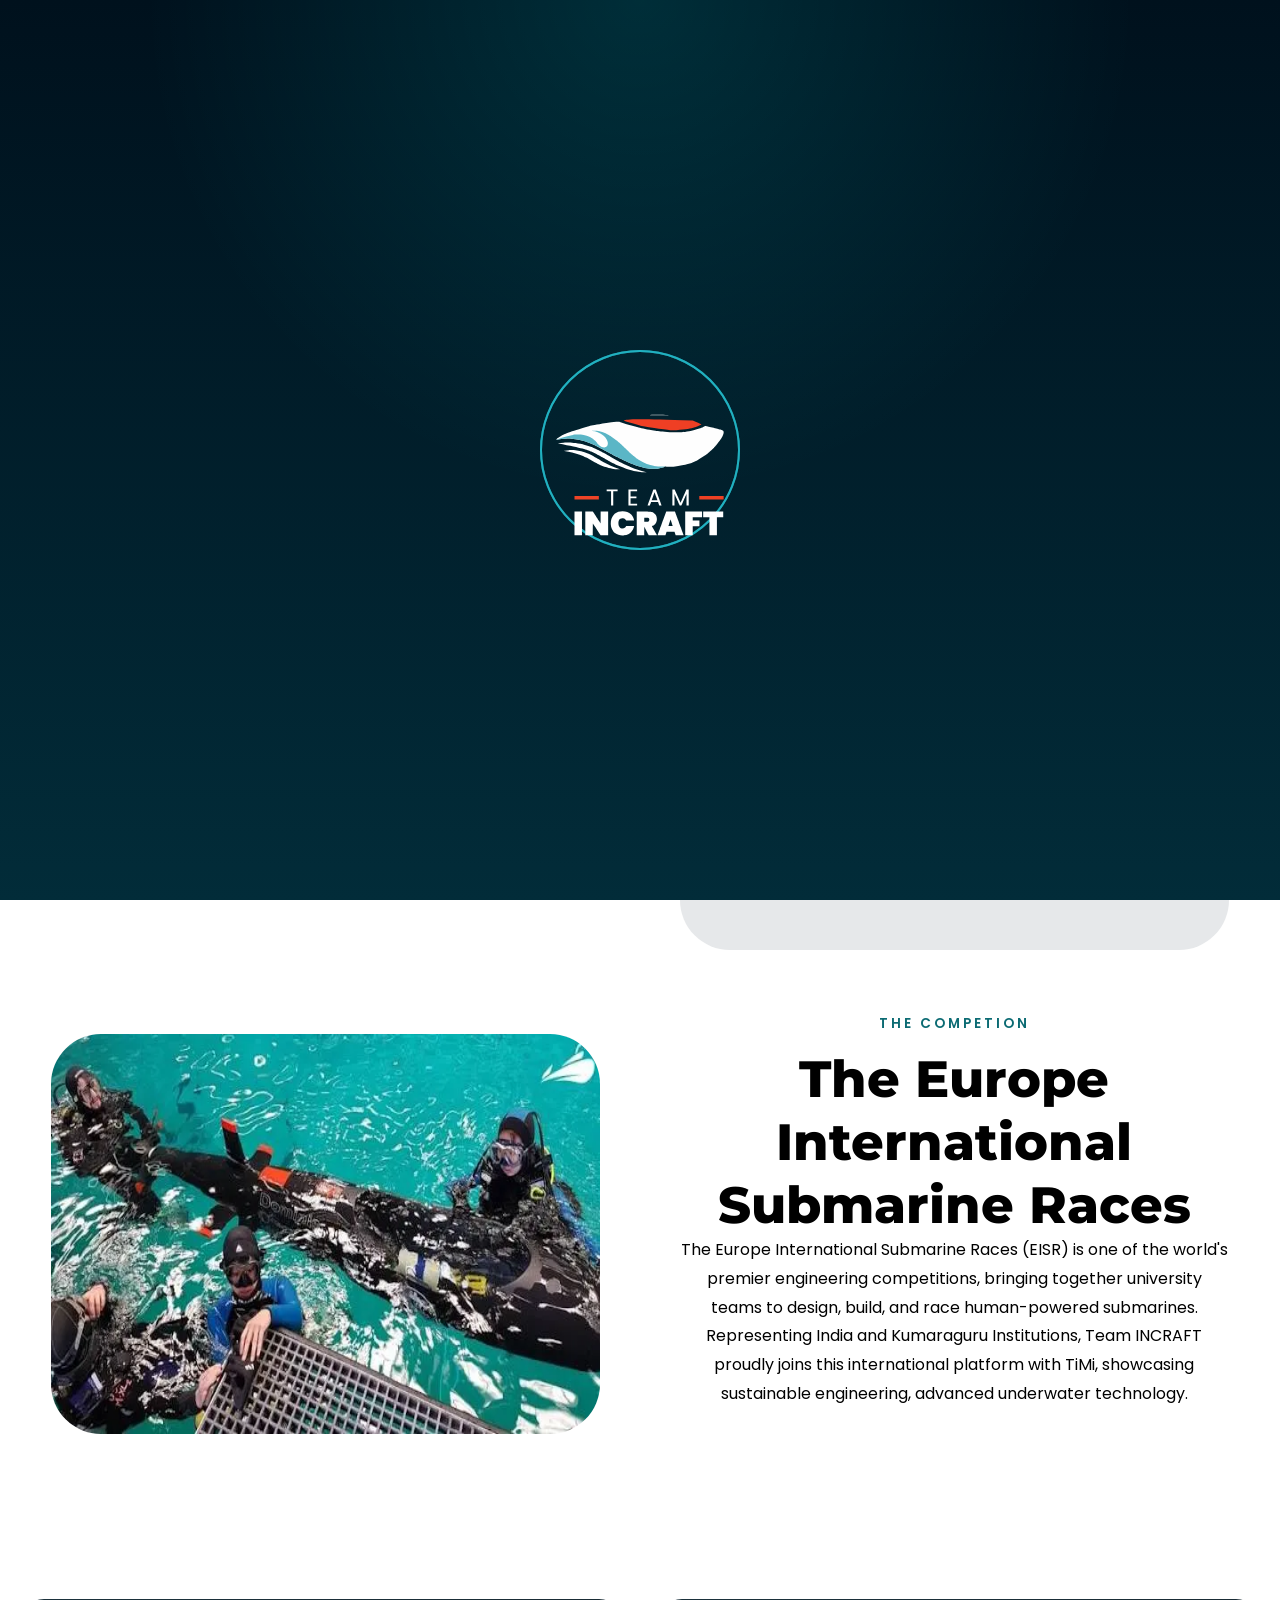
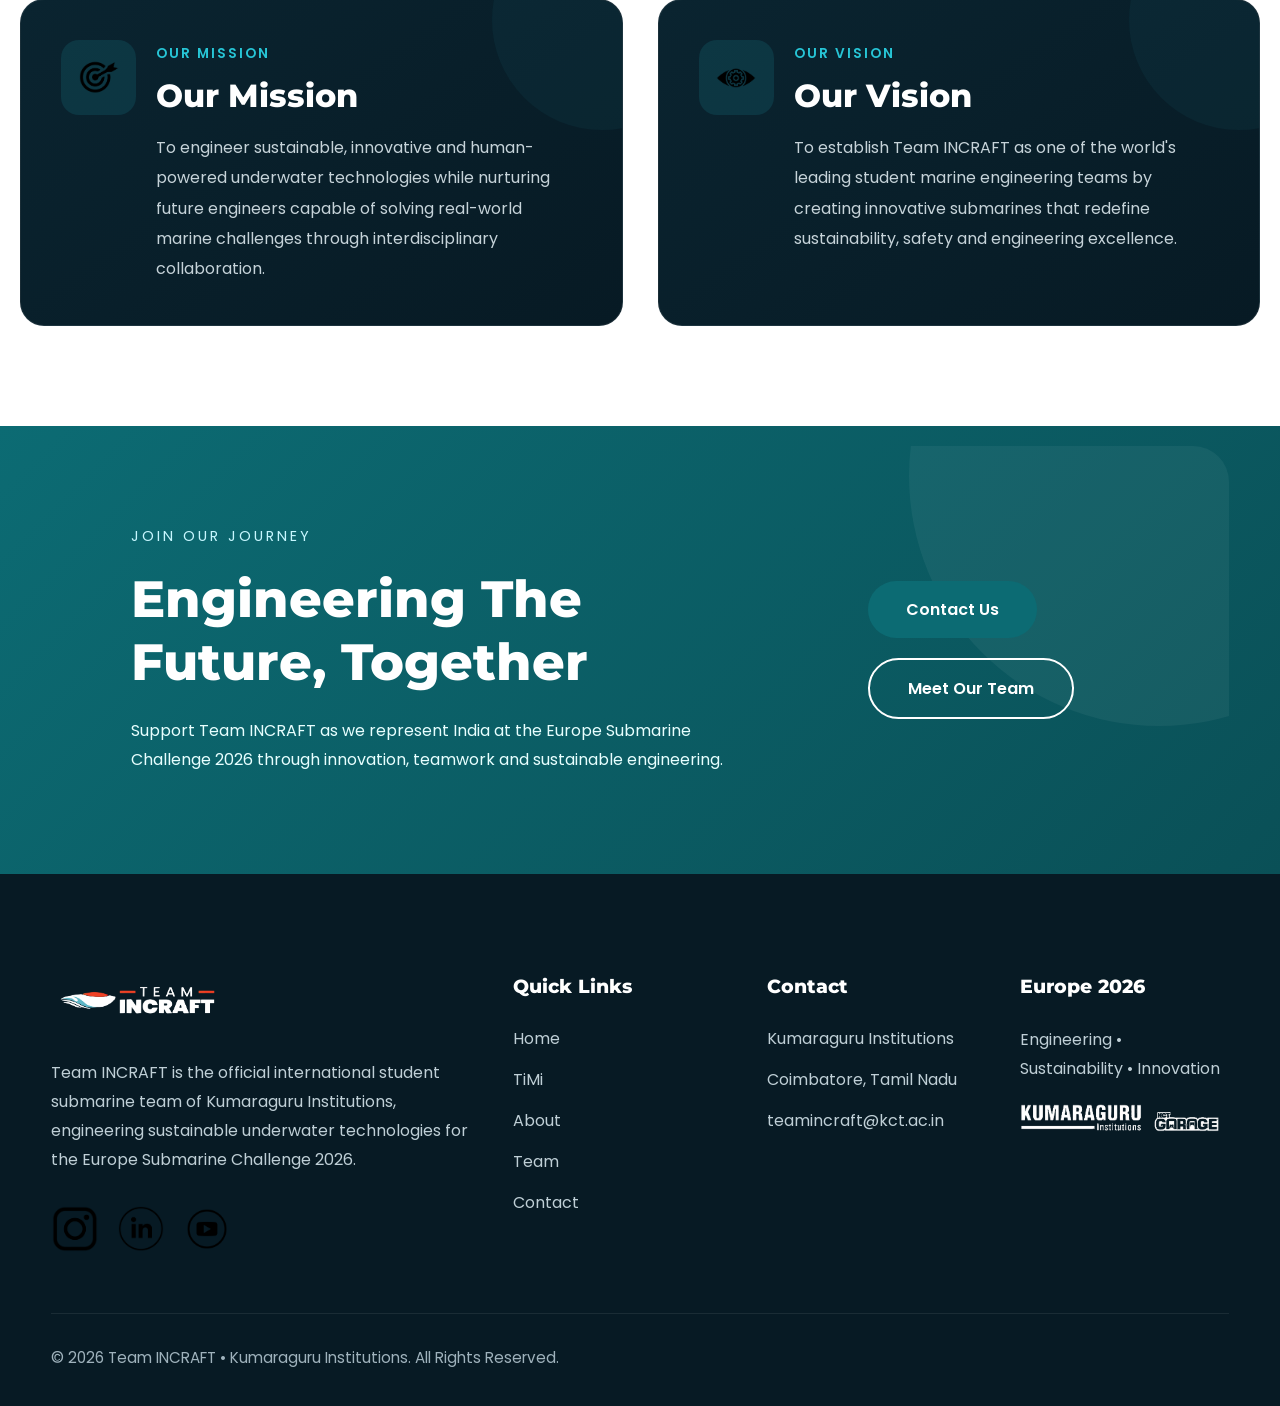
<file: about.html>
<!-- ========================================= -->
<!-- about.html -->
<!-- Part 1/3 -->
<!-- ========================================= -->

<!DOCTYPE html>
<html lang="en">

<head>

    <meta charset="UTF-8">
    <meta http-equiv="X-UA-Compatible" content="IE=edge">
    <meta name="viewport" content="width=device-width, initial-scale=1.0">

    <title>About Team INCRAFT | Kumaraguru Institutions</title>

    <meta name="description"
        content="Learn about Team INCRAFT, India's international student engineering team representing Kumaraguru Institutions in the Europe Submarine Challenge 2026.">

    <link rel="preconnect" href="https://fonts.googleapis.com">

    <link rel="preconnect" href="https://fonts.gstatic.com" crossorigin>

    <link href="https://fonts.googleapis.com/css2?family=Montserrat:wght@300;400;500;600;700;800;900&family=Poppins:wght@300;400;500;600;700&display=swap"
        rel="stylesheet">

    <link rel="stylesheet" href="css/style.css">
    <link rel="stylesheet" href="css/responsive.css">

</head>

<body>

    <!-- ========================================= -->
    <!-- LOADER -->
    <!-- ========================================= -->

    <div id="loader">

        <div class="ocean-gradient"></div>



        <div class="sonar-circle sonar-1"></div>
        <div class="sonar-circle sonar-2"></div>
        <div class="sonar-circle sonar-3"></div>


        <div class="loader-logo">

            <img src="assets/loading/logo.svg" alt="Team INCRAFT">

        </div>

    </div>

    <!-- ========================================= -->
    <!-- WEBSITE -->
    <!-- ========================================= -->

    <div id="website">

        <!-- ========================================= -->
        <!-- NAVBAR -->
        <!-- ========================================= -->

        <header class="navbar">

            <div class="container">

                <a href="index.html" class="logo">

                    <div class="logo-box"> <img src="assets/images/logos/logo.webp"></div>

                </a>

                <nav>

                    <ul class="nav-links">

                        <li><a href="index.html">Home</a></li>

                        <li><a href="team.html">Team</a></li>

                        <li><a href="timi.html">TiMi</a></li>

                        <li><a class="active" href="about.html">About</a></li>

                        <li><a href="contact.html">Contact</a></li>

                    </ul>

                </nav>

                <a href="contact.html" class="support-btn">

                    Support Us

                </a>

              <a href="menu.html" class="mobile-toggle" aria-label="Open Menu">

    <span></span>
    <span></span>
    <span></span>

</a>

        </header>

        <!-- ========================================= -->
        <!-- HERO -->
        <!-- ========================================= -->

        

        <!-- ========================================= -->
        <!-- MARQUEE -->
        <!-- ========================================= -->

        <section class="marquee-section">

            <div class="marquee">

                <div class="marquee-track">

                   

                </div>

            </div>

        </section>

        <!-- ========================================= -->
        <!-- OUR STORY -->
        <!-- ========================================= -->
             <section class="kumaraguru-section">

        <div class="container">

            <div class="about-grid">

                <div class="about-image">

                    <img src="assets/images/about/institution.webp">

                </div>
                  <div class="section-heading center">

                    <span>

                        Our Institution

                    </span>
  

                    <h2>

                       Kumaraguru Institutions

                    </h2>

                    <p>

                        Kumaraguru Institutions is one of India's leading centres for engineering education, innovation, and entrepreneurship. With world-class laboratories, industry collaborations, and a strong culture of research, it empowers students to transform ideas into impactful engineering solutions.

                    </p>

                </div>

            </div>

        </div>

    </section>
    <!--==========================
KCT GARAGE
===========================-->

    <section class="garage-section">

        <div class="container">

            <div class="about-grid reverse">
                 <div class="section-heading center">

                    <span>

                        Our Proud

                    </span>


                    <h2>

                        Kct Garage

                    </h2>

                    <p>

                        KCT Garage serves as Team INCRAFT's engineering workspace, where concepts evolve into functional prototypes. It provides the infrastructure, fabrication facilities, and collaborative environment required to design, manufacture, assemble, and test TiMi.

                    </p>

                </div>

                <div class="about-image">

                    <img src="assets/images/about/garage.webp">
                </div>

            </div>

        </div>

    </section>


<!--==========================
EUROPE SUBMARINE CHALLENGE
===========================-->

<section class="eisr-section">

    <div class="container">

        <div class="about-grid">

            <!-- Competition Image -->

            <div class="about-image">

                <img src="assets/images/about/eIsr.webp">

            </div>
                <div class="section-heading center">

                    <span>

                        The Competion

                    </span>

                <h2>

                    The Europe International Submarine Races

                </h2>

                <p>

                    The Europe International Submarine Races (EISR) is one of the world's premier engineering competitions, bringing together university teams to design, build, and race human-powered submarines. Representing India and Kumaraguru Institutions, Team INCRAFT proudly joins this international platform with TiMi, showcasing sustainable engineering, advanced underwater technology.
                </p>

            </div>

        </div>

    </div>

</section>

                <!-- ========================================= -->
        <!-- MISSION & VISION -->
        <!-- ========================================= -->

       <section class="mission-vision">

    <div class="mission-card">

        <div class="mission-icon">
            <img src="assets/icons/mission.webp">
        </div>

        <div class="mission-content">

            <span>OUR MISSION</span>

            <h3>Our Mission</h3>

            <p>
                To engineer sustainable, innovative and human-powered underwater
                technologies while nurturing future engineers capable of solving
                real-world marine challenges through interdisciplinary collaboration.
            </p>

        </div>

    </div>

    <div class="vision-card">

        <div class="vision-icon">
            <img src="assets/icons/vission.webp">
        </div>

        <div class="vision-content">

            <span>OUR VISION</span>

            <h3>Our Vision</h3>

            <p>
                To establish Team INCRAFT as one of the world's leading student
                marine engineering teams by creating innovative submarines that
                redefine sustainability, safety and engineering excellence.
            </p>

        </div>

    </div>

</section>

        <!-- ========================================= -->
        <!-- OUR VALUES -->
        <!-- ========================================= -->

        
        <!--==========================
KUMARAGURU INSTITUTIONS
===========================-->


        <!-- ========================================= -->
        <!-- CTA -->
        <!-- ========================================= -->

        <section class="cta-section">

            <div class="container">

                <div class="cta-wrapper">

                    <div class="cta-content">

                        <span>

                            JOIN OUR JOURNEY

                        </span>

                        <h2>

                            Engineering The Future,
                            Together

                        </h2>

                        <p>

                            Support Team INCRAFT as we represent India at
                            the Europe Submarine Challenge 2026 through
                            innovation, teamwork and sustainable
                            engineering.

                        </p>

                    </div>

                    <div class="cta-buttons">

                        <a href="contact.html" class="primary-btn">

                            Contact Us

                        </a>

                        <a href="team.html" class="secondary-btn">

                            Meet Our Team

                        </a>

                    </div>

                </div>

            </div>

        </section>

                <!-- ========================================= -->
        <!-- FOOTER -->
        <!-- ========================================= -->

        <footer class="footer">

            <div class="container">

                <div class="footer-top">

                    <!-- ABOUT -->

                    <div class="footer-column">

                        <div class="footer-logo">

                             <img src="assets/images/logos/logo.webp">

                        </div>

                        <p>

                            Team INCRAFT is the official international
                            student submarine team of Kumaraguru
                            Institutions, engineering sustainable
                            underwater technologies for the Europe
                            Submarine Challenge 2026.

                        </p>

                        <div class="footer-socials">

                            <a href="https://www.instagram.com/teamincraft" aria-label="Instagram">

                                <img src="assets/images/logos/insta.webp">

                            </a>

                            <a href="https://www.linkedin.com/company/teamincraft/" aria-label="LinkedIn">

                                <img src="assets/images/logos/linkedin.webp">

                            </a>

                            <a href="https://www.youtube.com/@TeamInCraft" aria-label="YouTube">

                               <img src="assets/images/logos/youtube.webp">

                            </a>

                        </div>

                    </div>

                    <!-- QUICK LINKS -->

                    <div class="footer-column">

                        <h4>

                            Quick Links

                        </h4>

                        <ul>

                            <li><a href="index.html">Home</a></li>

                            <li><a href="timi.html">TiMi</a></li>

                            <li><a href="about.html">About</a></li>

                            <li><a href="team.html">Team</a></li>

                            <li><a href="contact.html">Contact</a></li>

                        </ul>

                    </div>

                    <!-- CONTACT -->

                    <div class="footer-column">

                        <h4>

                            Contact

                        </h4>

                        <ul>

                            <li>

                                Kumaraguru Institutions

                            </li>

                            <li>

                                Coimbatore, Tamil Nadu

                            </li>

                            <li>

                                teamincraft@kct.ac.in

                            </li>

                        </ul>

                    </div>

                    <!-- EUROPE -->

                    <div class="footer-column">

                        <h4>

                            Europe 2026

                        </h4>

                        <p>

                            Engineering • Sustainability • Innovation

                        </p>

                        <div class="footer-kct-logo">

                            <img src="assets/images/logos/kct.webp">

                        </div>

                    </div>

                </div>

                <div class="footer-divider"></div>

                <div class="footer-bottom">

                    <p>

                        © 2026 Team INCRAFT • Kumaraguru Institutions.
                        All Rights Reserved.

                    </p>


                </div>

            </div>

        </footer>

    </div>
    <!--==========================
BOTTOM NAVIGATION
===========================-->

<nav class="bottom-nav">

    <a href="index.html" class="nav-item">
        <i class="fa-solid fa-house"></i>
        <span>Home</span>
    </a>

    <a href="timi.html" class="nav-item">
        <i class="fa-solid fa-water"></i>
        <span>TiMi</span>
    </a>

    <a href="team.html" class="nav-item">
        <i class="fa-solid fa-users"></i>
        <span>Team</span>
    </a>

    <a href="about.html" class="nav-item">
        <i class="fa-solid fa-circle-info"></i>
        <span>About</span>
    </a>

    <a href="contact.html" class="nav-item">
        <i class="fa-solid fa-envelope"></i>
        <span>Contact</span>
    </a>

</nav>

    <script src="js/main.js"></script>

</body>

</html>
</file>
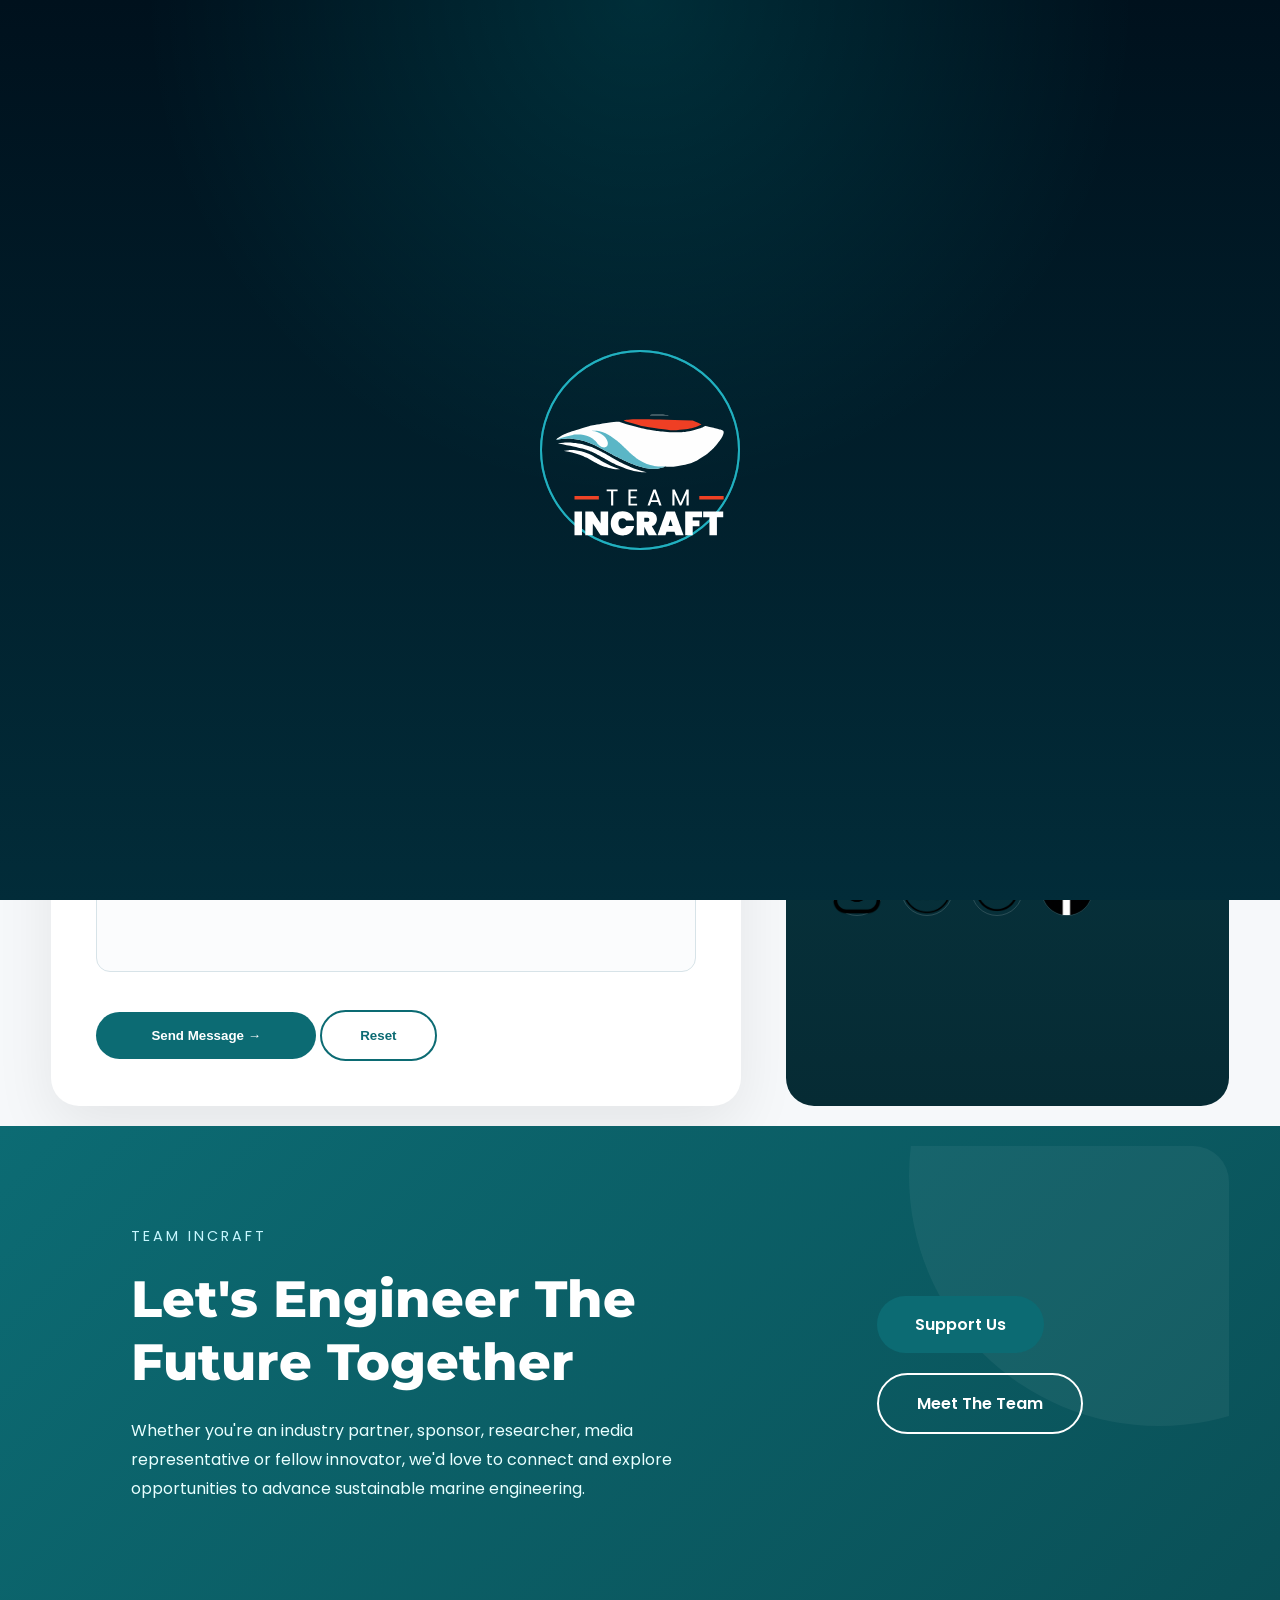
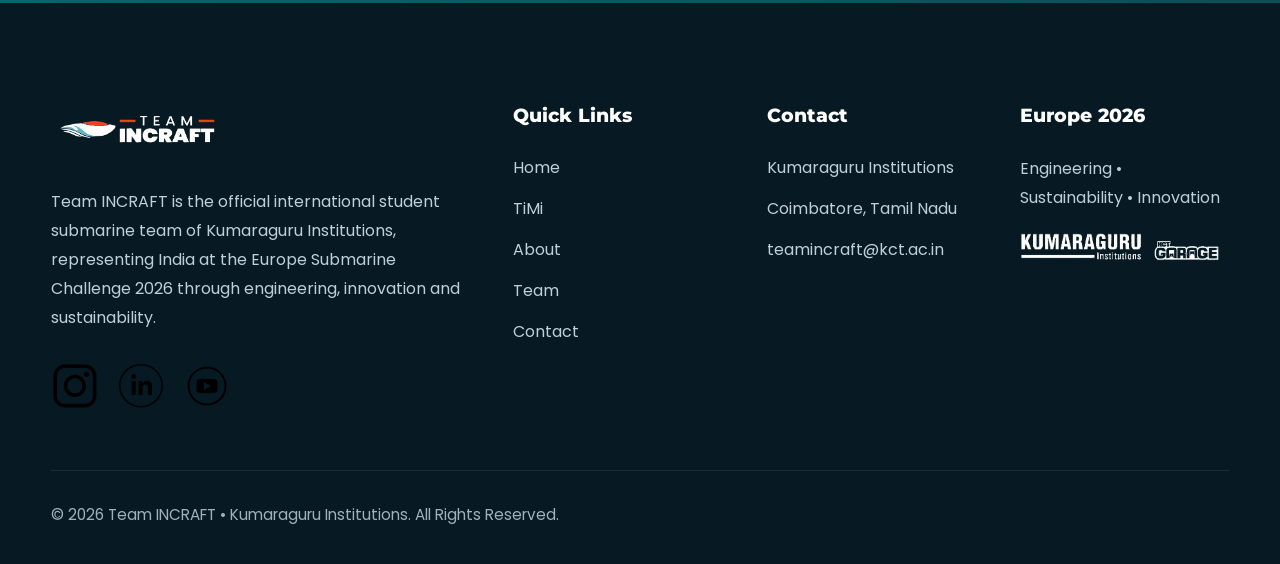
<file: contact.html>
<!-- ========================================= -->
<!-- contact.html -->
<!-- Part 1/2 -->
<!-- ========================================= -->

<!DOCTYPE html>
<html lang="en">

<head>

    <meta charset="UTF-8">
    <meta http-equiv="X-UA-Compatible" content="IE=edge">
    <meta name="viewport" content="width=device-width, initial-scale=1.0">

    <title>Contact | Team INCRAFT</title>

    <meta name="description"
        content="Contact Team INCRAFT, Kumaraguru Institutions. Collaborate, sponsor or connect with India's Europe Submarine Challenge Team.">

    <link rel="preconnect" href="https://fonts.googleapis.com">

    <link rel="preconnect" href="https://fonts.gstatic.com" crossorigin>

    <link href="https://fonts.googleapis.com/css2?family=Montserrat:wght@300;400;500;600;700;800;900&family=Poppins:wght@300;400;500;600;700&display=swap"
        rel="stylesheet">

    <link rel="stylesheet" href="css/style.css">
    <link rel="stylesheet" href="css/responsive.css">

</head>

<body>

    <!-- ================= LOADER ================= -->

    <div id="loader">

        <div class="ocean-gradient"></div>


        <div class="sonar-circle sonar-1"></div>
        <div class="sonar-circle sonar-2"></div>
        <div class="sonar-circle sonar-3"></div>

       

        <div class="loader-logo">

            <img src="assets/loading/logo.svg" alt="Team INCRAFT">

        </div>

    </div>

    <!-- ================= WEBSITE ================= -->

    <div id="website">

        <!-- ================= NAVBAR ================= -->

        <header class="navbar">

            <div class="container">

                <a href="index.html" class="logo">

                    <div class="logo-box"> <img src="assets/images/logos/logo.webp"></div>

                </a>

                <nav>

                    <ul class="nav-links">

                        <li><a href="index.html">Home</a></li>

                        <li><a href="team.html">Team</a></li>

                        <li><a href="timi.html">TiMi</a></li>

                        <li><a href="about.html">About</a></li>

                        <li><a class="active" href="contact.html">Contact</a></li>

                    </ul>

                </nav>

                <a href="contact.html" class="support-btn">

                    Support Us

                </a>

              <a href="menu.html" class="mobile-toggle" aria-label="Open Menu">

    <span></span>
    <span></span>
    <span></span>

</a>

            </div>

        </header>

       

        <section class="marquee-section">

            <div class="marquee">

                <div class="marquee-track">


                </div>

            </div>

        </section>

        <!-- ================= CONTACT ================= -->

        <section class="contact-section">

            <div class="container">

                <div class="section-heading center">

                    <span>

                        GET IN TOUCH

                    </span>

                    <h2>

                        We'd Love To Hear From You

                    </h2>

                </div>

               <div class="contact-grid">

    <!-- Contact Form -->

    <div class="contact-form-card">

        <h3>Send A Message</h3>
<form
  action="https://formspree.io/f/mykqyeoz"
  method="POST"
>
    <!-- Hidden Fields -->

    <input
        type="hidden"
        name="_subject"
        value="New Contact Form Submission - Team INCRAFT">

    <input
        type="hidden"
        name="_captcha"
        value="false">

    <!-- Full Name -->

    <div class="input-group">

        <label>Full Name</label>

        <input
            type="text"
            name="name"
            placeholder="Enter your name"
            required>

    </div>

    <!-- Email -->

    <div class="input-group">

        <label>Email Address</label>

        <input
            type="email"
            name="email"
            placeholder="Enter your email"
            required>

    </div>

    <!-- Phone & Subject -->

    <div class="input-row">

        <div class="input-group">

            <label>Phone Number</label>

            <input
                type="tel"
                name="phone"
                placeholder="+91">

        </div>

        <div class="input-group">

            <label>Subject</label>

            <input
                type="text"
                name="subject"
                placeholder="Subject"
                required>

        </div>

    </div>

    <!-- Message -->

    <div class="input-group">

        <label>Message</label>

        <textarea
            name="message"
            rows="7"
            placeholder="Write your message..."
            required></textarea>

    </div>

    <!-- Button -->
<div class="form-buttons">

    <button
        type="submit"
        class="primary-btn">

        Send Message →

    </button>

    <button
        type="reset"
        class="secondary-btn">

        Reset

    </button>

</div>
</form>

    </div>

    <!-- Contact Information -->

    <div class="contact-info-card">

        <h3>Contact Information</h3>

        <p>

            Reach out for sponsorships, collaborations,
            research opportunities or media enquiries.

        </p>

        <div class="info-box">

            <div class="info-icon">

                <a href="mailto:teamincraft@kct.ac.in?subject=Inquiry%20Regarding%20Team%20INCRAFT&body=Hello%20Team%20INCRAFT,%0D%0A%0D%0AI%20would%20like%20to%20connect%20regarding%20...%0D%0A%0D%0ARegards,"><img src="assets/images/contact/mail.webp"></a>

            </div>

            <div>

                <span>Email</span>

                <h5>teamincraft@kct.ac.in</h5>

            </div>

        </div>

        <div class="info-box">

            <div class="info-icon">

                <a href="https://www.google.com/maps/place/Kumaraguru+College+of+Technology/@11.0812885,76.9901075,17z/data=!3m1!4b1!4m6!3m5!1s0x3ba8f81b7514a15f:0x155e29f8d14154fc!8m2!3d11.0812885!4d76.9901075!16zL20vMDhnNW41?entry=ttu&g_ep=EgoyMDI2MDYxNi4wIKXMDSoASAFQAw%3D%3D">
                <img src="assets/images/contact/location.webp"></a>

            </div>

            <div>

                <span>Location</span>

                <h5>

                    Kumaraguru Institutions

                    <br>

                    Coimbatore, Tamil Nadu

                </h5>

            </div>

        </div>

        <div class="info-box">

            <div class="info-icon">

              <a href="https://subrace.eu/"> <img src="assets/images/contact/eisr.webp"></a> 

            </div>

            <div>

                <span>Europe 2026</span>

                <h5>

                   Europe International

                    <br>

                    Submarine Races

                </h5>

            </div>

        </div>

        <div class="contact-socials">

            <a href="https://www.instagram.com/teamincraft"><img src="assets/images/logos/insta.webp"></a>
            <a href="https://www.linkedin.com/company/teamincraft/"><img src="assets/images/logos/linkedin.webp"></a>
            <a href="https://www.youtube.com/@TeamInCraft"><img src="assets/images/logos/youtube.webp"></a>
            <a href="https://www.facebook.com/people/Team-InCraft/61589572652242/"><img src="assets/images/logos/facebook.webp"></a>

        </div>

    </div>

</div>
            </div>

        </section>

        <!-- CONTINUE IN PART 2 -->
                 <!-- ========================================= -->
        <!-- CTA -->
        <!-- ========================================= -->

        <section class="cta-section">

            <div class="container">

                <div class="cta-wrapper">

                    <div class="cta-content">

                        <span>

                            TEAM INCRAFT

                        </span>

                        <h2>

                            Let's Engineer The Future Together

                        </h2>

                        <p>

                            Whether you're an industry partner, sponsor,
                            researcher, media representative or fellow
                            innovator, we'd love to connect and explore
                            opportunities to advance sustainable marine
                            engineering.

                        </p>

                    </div>

                    <div class="cta-buttons">

                        <a href="mailto:teamincraft@kct.ac.in?subject=Inquiry%20Regarding%20Team%20INCRAFT&body=Hello%20Team%20INCRAFT,%0D%0A%0D%0AI%20would%20like%20to%20connect%20regarding%20...%0D%0A%0D%0ARegards," class="primary-btn">

                            Support Us

                        </a>

                        <a href="team.html" class="secondary-btn">

                            Meet The Team

                        </a>

                    </div>

                </div>

            </div>

        </section>

        <!-- ========================================= -->
        <!-- FOOTER -->
        <!-- ========================================= -->

        <footer class="footer">

            <div class="container">

                <div class="footer-top">

                    <!-- ABOUT -->

                    <div class="footer-column">

                        <div class="footer-logo">

                            <img src="assets/images/logos/logo.webp">

                        </div>

                        <p>

                            Team INCRAFT is the official international
                            student submarine team of Kumaraguru
                            Institutions, representing India at the
                            Europe Submarine Challenge 2026 through
                            engineering, innovation and sustainability.

                        </p>

                        <div class="footer-socials">

                            <a href="https://www.instagram.com/teamincraft" aria-label="Instagram">

                               <img src="assets/images/logos/insta.webp">

                            </a>

                            <a href="https://www.linkedin.com/company/teamincraft/" aria-label="LinkedIn">

                               <img src="assets/images/logos/linkedin.webp">

                            </a>

                            <a href="https://www.youtube.com/@TeamInCraft" aria-label="YouTube">

                               <img src="assets/images/logos/youtube.webp">

                            </a>

                        </div>

                    </div>

                    <!-- QUICK LINKS -->

                    <div class="footer-column">

                        <h4>

                            Quick Links

                        </h4>

                        <ul>

                            <li><a href="index.html">Home</a></li>

                            <li><a href="timi.html">TiMi</a></li>

                            <li><a href="about.html">About</a></li>

                            <li><a href="team.html">Team</a></li>

                            <li><a href="contact.html">Contact</a></li>

                        </ul>

                    </div>

                    <!-- CONTACT -->

                    <div class="footer-column">

                        <h4>

                            Contact

                        </h4>

                        <ul>

                            <li>Kumaraguru Institutions</li>

                            <li>Coimbatore, Tamil Nadu</li>

                            <li>teamincraft@kct.ac.in</li>

                        </ul>

                    </div>

                    <!-- EUROPE -->

                    <div class="footer-column">

                        <h4>

                            Europe 2026

                        </h4>

                        <p>

                            Engineering • Sustainability • Innovation

                        </p>

                        <div class="footer-kct-logo">

                            <img src="assets/images/logos/kct.webp">

                        </div>

                    </div>

                </div>

                <div class="footer-divider"></div>

                <div class="footer-bottom">

                    <p>

                        © 2026 Team INCRAFT • Kumaraguru Institutions.
                        All Rights Reserved.

                    </p>

                </div>

            </div>

        </footer>

    </div>
<!--==========================
BOTTOM NAVIGATION
===========================-->

<nav class="bottom-nav">

    <a href="index.html" class="nav-item">
        <i class="fa-solid fa-house"></i>
        <span>Home</span>
    </a>

    <a href="timi.html" class="nav-item">
        <i class="fa-solid fa-water"></i>
        <span>TiMi</span>
    </a>

    <a href="team.html" class="nav-item">
        <i class="fa-solid fa-users"></i>
        <span>Team</span>
    </a>

    <a href="about.html" class="nav-item">
        <i class="fa-solid fa-circle-info"></i>
        <span>About</span>
    </a>

    <a href="contact.html" class="nav-item">
        <i class="fa-solid fa-envelope"></i>
        <span>Contact</span>
    </a>

</nav>
    <script src="js/main.js"></script>

</body>

</html>
</file>
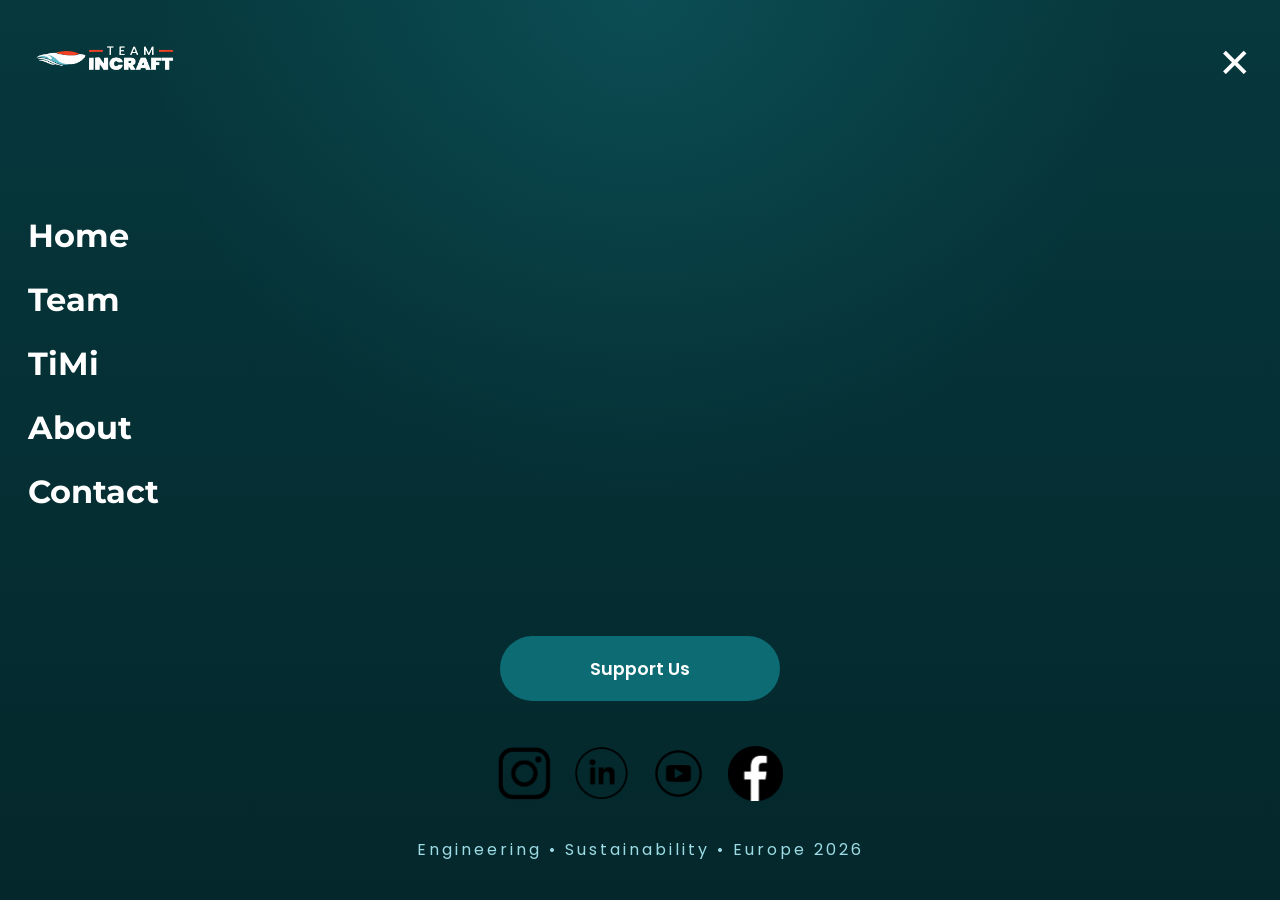
<file: menu.html>
<!DOCTYPE html>
<html lang="en">

<head>

    <meta charset="UTF-8">
    <meta name="viewport" content="width=device-width, initial-scale=1.0">

    <title>Menu | Team INCRAFT</title>

    <link rel="preconnect" href="https://fonts.googleapis.com">
    <link rel="preconnect" href="https://fonts.gstatic.com" crossorigin>

    <link href="https://fonts.googleapis.com/css2?family=Montserrat:wght@600;700;800&family=Poppins:wght@400;500;600&display=swap" rel="stylesheet">

    <link rel="stylesheet" href="css/style.css">
    <link rel="stylesheet" href="css/responsive.css">

</head>

<body class="mobile-menu-page">

    <!--=========================================
    MOBILE MENU
    ==========================================-->

    <main class="mobile-menu">

        <!-- Top -->

        <header class="mobile-header">

            <a href="index.html" class="mobile-logo">

                <div class="logo-box">
                    <img src="assets/images/logos/logo.webp">
                </div>

            </a>

            <button class="close-menu" aria-label="Close Menu">

                ✕

            </button>

        </header>


        <!-- Navigation -->

        <nav class="mobile-navigation">

            <ul>

                <li>
                    <a href="index.html">Home</a>
                </li>

                <li>
                    <a href="team.html">Team</a>
                </li>

                <li>
                    <a href="timi.html">TiMi</a>
                </li>

                <li>
                    <a href="about.html">About</a>
                </li>

                <li>
                    <a href="contact.html">Contact</a>
                </li>

            </ul>

        </nav>


        <!-- Support Button -->

        <div class="mobile-support-wrapper">

            <a href="contact.html" class="primary-btn">

                Support Us

            </a>

        </div>


        <!-- Social -->

        <div class="mobile-socials">

            <a href="https://www.instagram.com/teamincraft">
                <div class="social-icon"><img src="assets/images/logos/insta.webp"></div>
            </a>

            <a href="https://www.linkedin.com/company/teamincraft">
                <div class="social-icon"><img src="assets/images/logos/linkedin.webp"></div>
            </a>

            <a href="https://www.youtube.com/@TeamInCraft">
                <div class="social-icon"><img src="assets/images/logos/youtube.webp"></div>
            </a>

            <a href="https://www.facebook.com/people/Team-InCraft/61589572652242/">
                <div class="social-icon"><img src="assets/images/logos/facebook.webp"></div>
            </a>

        </div>


        <!-- Footer -->

        <div class="mobile-footer">

            <p>

                Engineering • Sustainability • Europe 2026

            </p>

        </div>

    </main>

    <script>

        document.querySelector(".close-menu").addEventListener("click", () => {

            history.back();

        });

    </script>

</body>

</html>
</file>
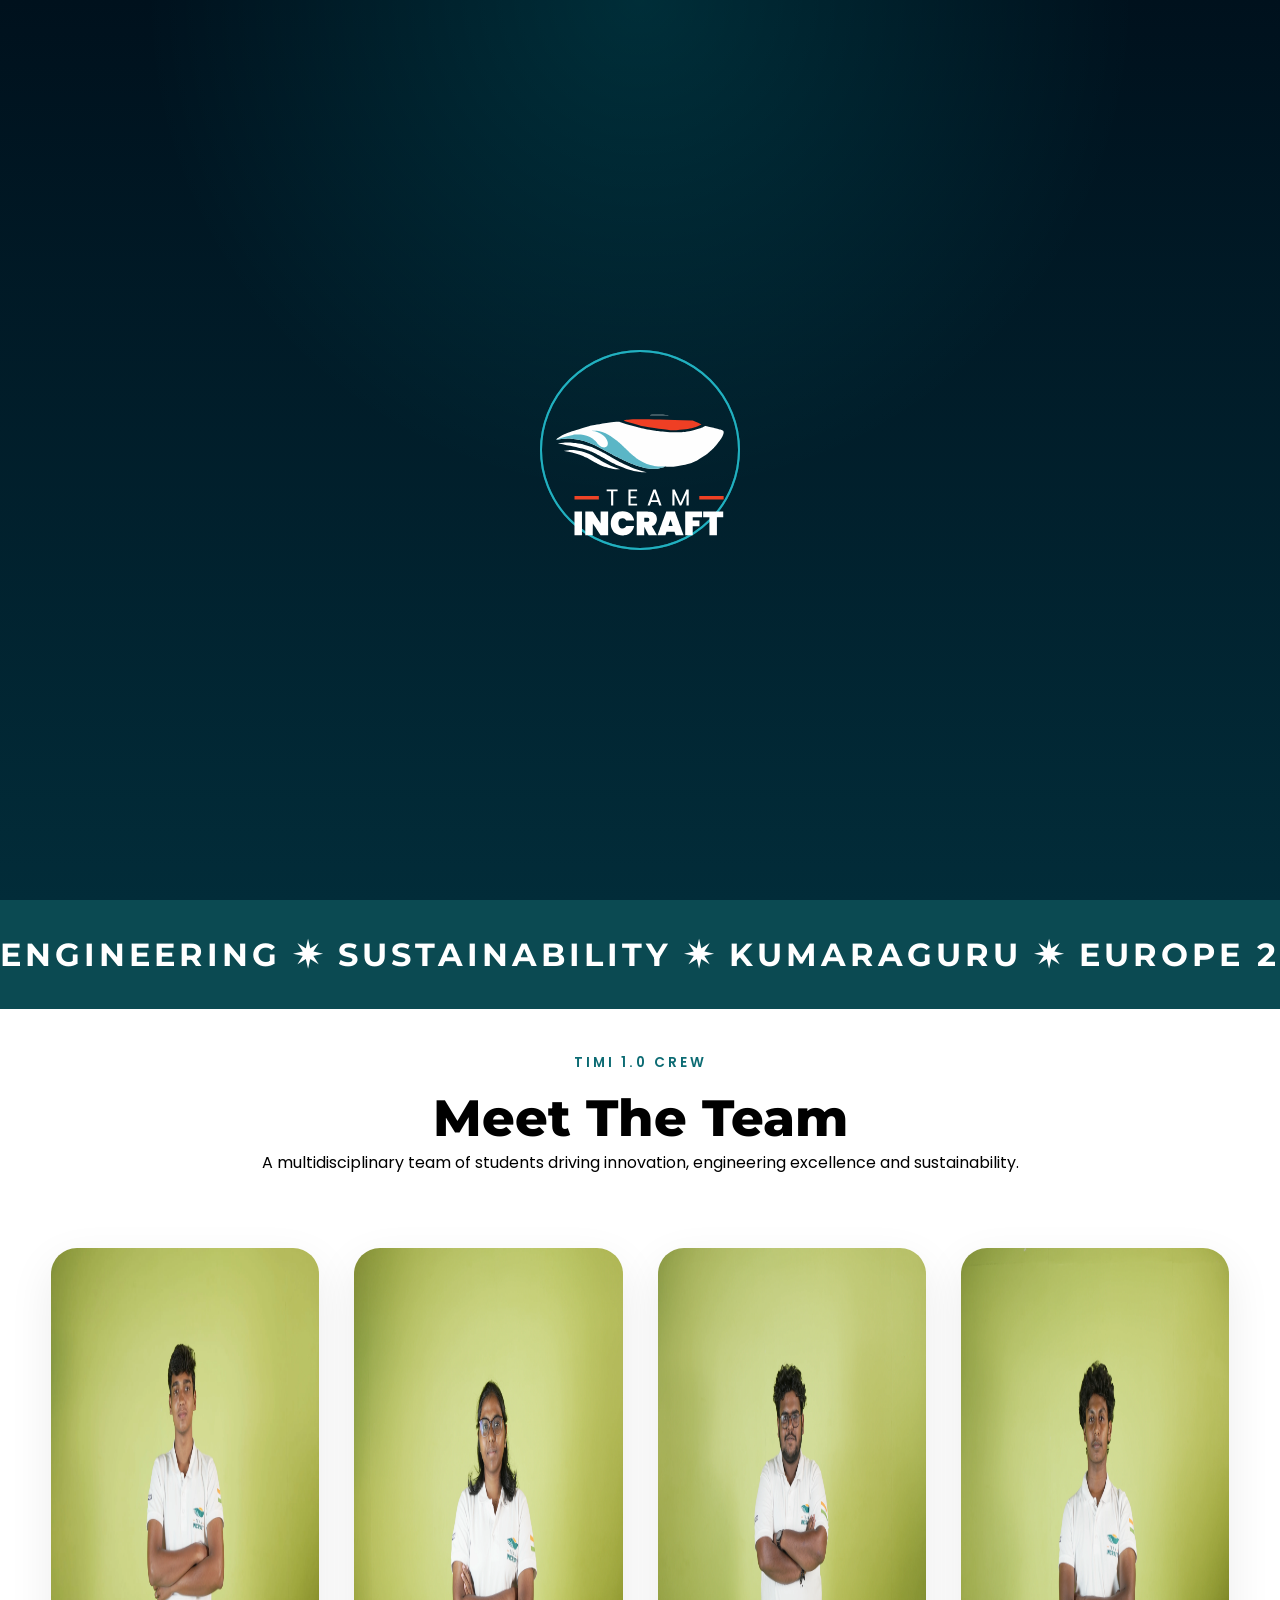
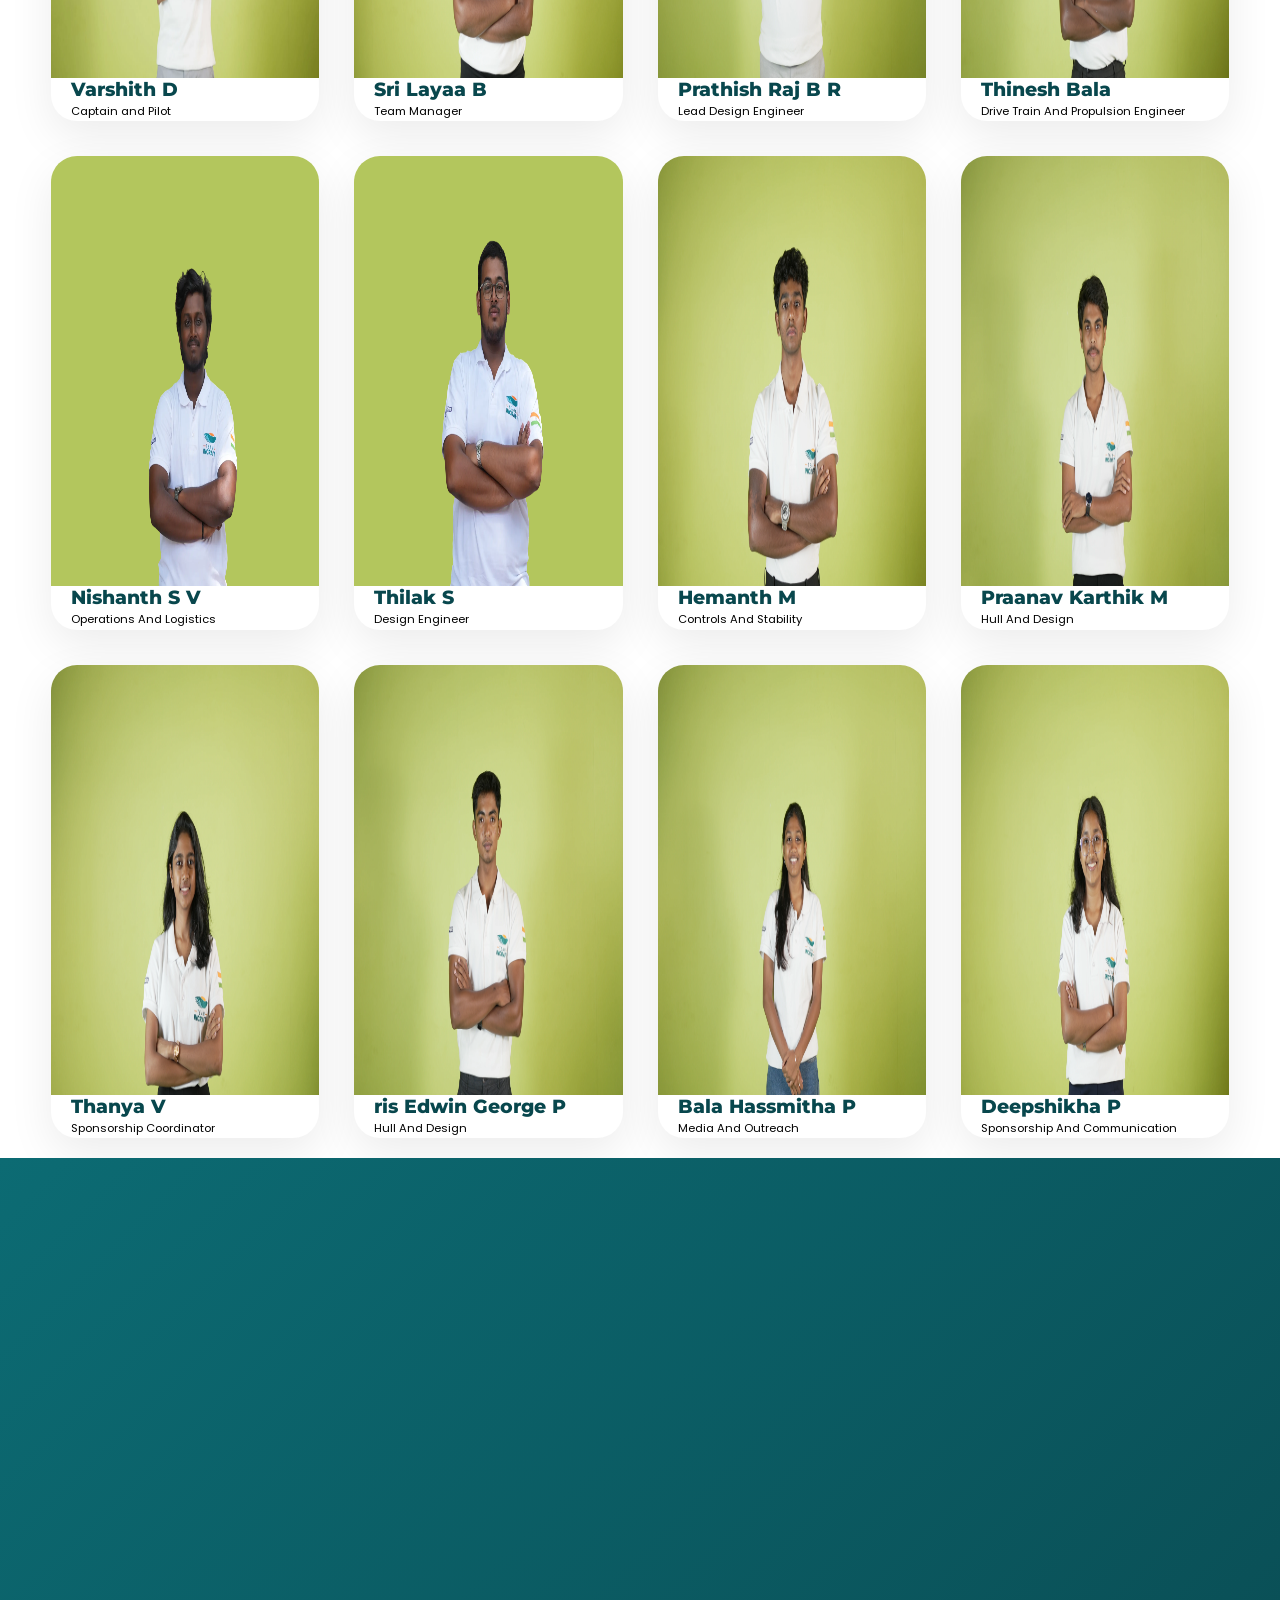
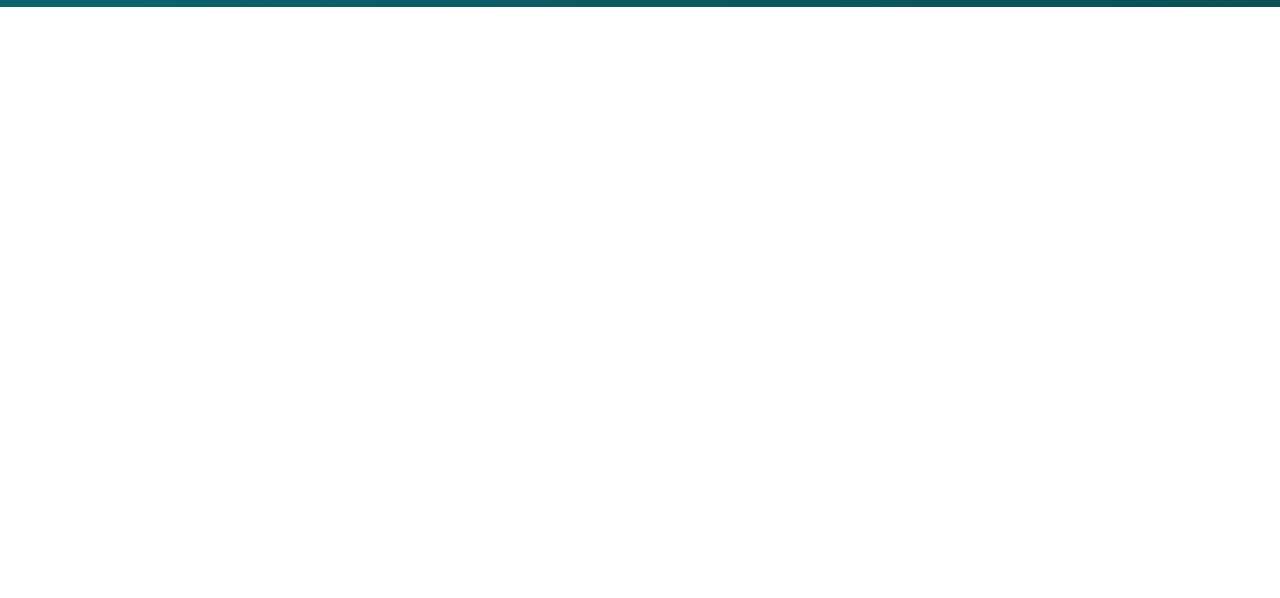
<file: team.html>
<!-- ========================================= -->
<!-- team.html -->
<!-- Part 1/3 -->
<!-- ========================================= -->

<!DOCTYPE html>
<html lang="en">

<head>

    <meta charset="UTF-8">
    <meta http-equiv="X-UA-Compatible" content="IE=edge">
    <meta name="viewport" content="width=device-width, initial-scale=1.0">

    <title>Team INCRAFT | Meet Our Team</title>

    <meta name="description"
        content="Meet the passionate students of Team INCRAFT representing Kumaraguru Institutions at the Europe Submarine Challenge 2026.">

    <link rel="preconnect" href="https://fonts.googleapis.com">

    <link rel="preconnect" href="https://fonts.gstatic.com" crossorigin>

    <link href="https://fonts.googleapis.com/css2?family=Montserrat:wght@300;400;500;600;700;800;900&family=Poppins:wght@300;400;500;600;700&display=swap"
        rel="stylesheet">

    <link rel="stylesheet" href="css/style.css">
    <link rel="stylesheet" href="css/responsive.css">

</head>

<body>

    <!-- ========================================= -->
    <!-- LOADER -->
    <!-- ========================================= -->

    <div id="loader">

        <div class="ocean-gradient"></div>



        <div class="sonar-circle sonar-1"></div>
        <div class="sonar-circle sonar-2"></div>
        <div class="sonar-circle sonar-3"></div>

        

        <div class="loader-logo">

            <img src="assets/loading/logo.svg" alt="Team INCRAFT">

        </div>

    </div>

    <!-- ========================================= -->
    <!-- WEBSITE -->
    <!-- ========================================= -->

    <div id="website">

        <!-- ========================================= -->
        <!-- NAVBAR -->
        <!-- ========================================= -->

        <header class="navbar">

            <div class="container">

                <a href="index.html" class="logo">

                    <div class="logo-box"> <img src="assets/images/logos/logo.webp"></div>

                </a>

                <nav>

                    <ul class="nav-links">

                        <li><a href="index.html">Home</a></li>

                        <li><a class="active" href="team.html">Team</a></li>

                        <li><a href="timi.html">TiMi</a></li>

                        <li><a href="about.html">About</a></li>

                        <li><a href="contact.html">Contact</a></li>

                    </ul>

                </nav>

                <a href="contact.html" class="support-btn">

                    Support Us

                </a>

            <a href="menu.html" class="mobile-toggle" aria-label="Open Menu">

    <span></span>
    <span></span>
    <span></span>

</a>
            </div>

        </header>

        <!-- ========================================= -->
        <!-- HERO -->
        <!-- ========================================= -->

        <section class="hero1">

            <div class="hero-overlay"></div>

            <div class="container hero-container">

                <div class="hero-content">

                    <p class="hero1-subtitle">

                        TEAM INCRAFT

                    </p>

                    <h1>

                        Meet

                        <span>

                            Our Team

                        </span>

                    </h1>

                    <p class="hero1-description">

                        Passionate students from Kumaraguru Institutions
                        working together to engineer India's next-generation
                        human-powered submarine for the Europe Submarine
                        Challenge 2026.

                    </p>

                </div>
            <div class="hero1-image">
              <img src="assets/images/hero/team.webp">
            </div>

            </div>

        </section>

        <!-- ========================================= -->
        <!-- MARQUEE -->
        <!-- ========================================= -->

        <section class="marquee-section">

            <div class="marquee">

                <div class="marquee-track">

                    <span>

                        ENGINEERING ✷ SUSTAINABILITY ✷ KUMARAGURU ✷ EUROPE 2026 ✷

                    </span>

                    <span>

                        ENGINEERING ✷ SUSTAINABILITY ✷ KUMARAGURU ✷ EUROPE 2026 ✷

                    </span>

                    <span>

                        ENGINEERING ✷ SUSTAINABILITY ✷ KUMARAGURU ✷ EUROPE 2026 ✷

                    </span>

                </div>

            </div>

        </section>

        <!-- ========================================= -->
        <!-- CURRENT TEAM -->
        <!-- ========================================= -->

        <section class="team-preview">

            <div class="container">

                <div class="section-heading center">

                    <span>

                        TiMi 1.0 CREW

                    </span>

                    <h2>

                        Meet The Team

                    </h2>

                    <p>

                        A multidisciplinary team of students driving
                        innovation, engineering excellence and sustainability.

                    </p>

                </div>

                <div class="team-grid">

                    <!-- Member 01 -->

                    <article class="team-card">

                        <div class="team-image">

                            <img src="assets/images/team/Varshith.webp">

                        </div>

                        <div class="team-info">

                            <h3>Varshith D</h3>

                            <p>Captain and Pilot</p>

                        </div>

                    </article>

                    <!-- Member 02 -->

                    <article class="team-card">

                        <div class="team-image">

                            <img src="assets/images/team/Layaa.webp">

                        </div>

                        <div class="team-info">

                            <h3>Sri Layaa B</h3>

                            <p>Team Manager</p>

                        </div>

                    </article>

                    <!-- Member 03 -->

                    <article class="team-card">

                        <div class="team-image">

                            <img src="assets/images/team/Prathish.webp">

                        </div>

                        <div class="team-info">

                            <h3>Prathish Raj B R</h3>

                            <p>Lead Design Engineer</p>

                        </div>

                    </article>

                    <!-- Member 04 -->

                    <article class="team-card">

                        <div class="team-image">

                            <img src="assets/images/team/Dinesh.webp">

                        </div>

                        <div class="team-info">

                            <h3>Thinesh Bala </h3>

                            <p>Drive Train And  Propulsion Engineer</p>

                        </div>

                    </article>

                    <!-- Member 05 -->

                    <article class="team-card">

                        <div class="team-image">

                            <img src="assets/images/team/Nishanth.webp">

                        </div>

                        <div class="team-info">

                            <h3>Nishanth S V</h3>

                            <p>Operations And Logistics</p>

                        </div>

                    </article>

                    <!-- Member 06 -->

                    <article class="team-card">

                        <div class="team-image">

                            <img src="assets/images/team/Thilak_1.webp">

                        </div>

                        <div class="team-info">

                            <h3>Thilak S</h3>

                            <p>Design Engineer</p>

                        </div>

                    </article>
                    <article class="team-card">

                        <div class="team-image">

                            <img src="assets/images/team/Hemanth.webp">

                        </div>

                        <div class="team-info">

                            <h3>Hemanth M</h3>

                            <p>Controls And Stability</p>

                        </div>

                    </article>

                    <!-- Member 02 -->

                    <article class="team-card">

                        <div class="team-image">

                            <img src="assets/images/team/Praanav.webp">

                        </div>

                        <div class="team-info">

                            <h3>Praanav Karthik M</h3>

                            <p>Hull And Design</p>

                        </div>

                    </article>

                    <!-- Member 03 -->

                    <article class="team-card">

                        <div class="team-image">

                            <img src="assets/images/team/Thanya.webp">

                        </div>

                        <div class="team-info">

                            <h3>Thanya V</h3>

                            <p>Sponsorship Coordinator</p>

                        </div>

                    </article>

                    <!-- Member 04 -->

                    <article class="team-card">

                        <div class="team-image">

                           <img src="assets/images/team/Cris.webp">

                        </div>

                        <div class="team-info">

                            <h3>ris Edwin George P</h3>

                            <p>Hull And Design</p>

                        </div>

                    </article>

                    <!-- Member 05 -->

                    <article class="team-card">

                        <div class="team-image">

                            <img src="assets/images/team/Bala.webp">

                        </div>

                        <div class="team-info">

                            <h3>Bala Hassmitha P</h3>

                            <p>Media And Outreach</p>

                        </div>

                    </article>

                    <!-- Member 06 -->

                    <article class="team-card">

                        <div class="team-image">

                            <img src="assets/images/team/Deepshika.webp">

                        </div>

                        <div class="team-info">

                            <h3>Deepshikha P </h3>

                            <p>Sponsorship And Communication</p>

                        </div>

                    </article>

                </div>

            </div>

        </section>

        <!-- CONTINUE IN PART 2 -->

</html>

        <section class="cta-section">

            <div class="container">

                <div class="cta-wrapper">

                    <div class="cta-content">

                        <span>

                            JOIN TEAM INCRAFT

                        </span>

                        <h2>

                            Want To Be A Part
                            Of Team INCRAFT?

                        </h2>

                        <p>

                            We are always looking for passionate
                            engineers, designers and innovators who
                            are ready to contribute towards India's
                            international submarine project.

                        </p>

                    </div>

                    <div class="cta-buttons">

                        <a href="contact.html" class="primary-btn">

                            Get In Touch

                        </a>

                        <a href="timi.html" class="secondary-btn">

                            Explore TiMi

                        </a>

                    </div>

                </div>

            </div>

        </section>

        <!-- CONTINUE IN PART 3 -->
                 <!-- ========================================= -->
        <!-- FOOTER -->
        <!-- ========================================= -->

        <footer class="footer">

            <div class="container">

                <div class="footer-top">

                    <!-- ABOUT -->

                    <div class="footer-column">

                        <div class="footer-logo">

                             <img src="assets/images/logos/logo.webp">

                        </div>

                        <p>

                            Team INCRAFT is the official student engineering
                            team of Kumaraguru Institutions representing India
                            at the Europe Submarine Challenge 2026 through
                            innovation, sustainability and engineering
                            excellence.

                        </p>

                        <div class="footer-socials">

                            <a href="https://www.instagram.com/teamincraft" aria-label="Instagram">

                                <img src="assets/images/logos/insta.webp">

                            </a>

                            <a href="https://www.linkedin.com/company/teamincraft/" aria-label="LinkedIn">

                               <img src="assets/images/logos/linkedin.webp">

                            </a>

                            <a href="https://www.youtube.com/@TeamInCraft" aria-label="YouTube">

                                <img src="assets/images/logos/youtube.webp">

                            </a>

                        </div>

                    </div>

                    <!-- QUICK LINKS -->

                    <div class="footer-column">

                        <h4>

                            Quick Links

                        </h4>

                        <ul>

                            <li><a href="index.html">Home</a></li>

                            <li><a href="timi.html">TiMi</a></li>

                            <li><a href="about.html">About</a></li>

                            <li><a href="team.html">Team</a></li>

                            <li><a href="contact.html">Contact</a></li>

                        </ul>

                    </div>

                    <!-- CONTACT -->

                    <div class="footer-column">

                        <h4>

                            Contact

                        </h4>

                        <ul>

                            <li>

                                Kumaraguru Institutions

                            </li>

                            <li>

                                Coimbatore, Tamil Nadu

                            </li>

                            <li>

                                teamincraft@kct.ac.in

                            </li>

                        </ul>

                    </div>

                    <!-- EUROPE -->

                    <div class="footer-column">

                        <h4>

                            Europe 2026

                        </h4>

                        <p>

                            Engineering • Sustainability • Innovation

                        </p>

                        <div class="footer-kct-logo">

                            <img src="assets/images/logos/kct.webp">

                        </div>

                    </div>

                </div>

                <div class="footer-divider"></div>

                <div class="footer-bottom">

                    <p>

                        © 2026 Team INCRAFT • Kumaraguru Institutions.
                        All Rights Reserved.

                    </p>

                </div>

            </div>

        </footer>

    </div>
<!--==========================
BOTTOM NAVIGATION
===========================-->

<nav class="bottom-nav">

    <a href="index.html" class="nav-item">
        <i class="fa-solid fa-house"></i>
        <span>Home</span>
    </a>

    <a href="timi.html" class="nav-item">
        <i class="fa-solid fa-water"></i>
        <span>TiMi</span>
    </a>

    <a href="team.html" class="nav-item">
        <i class="fa-solid fa-users"></i>
        <span>Team</span>
    </a>

    <a href="about.html" class="nav-item">
        <i class="fa-solid fa-circle-info"></i>
        <span>About</span>
    </a>

    <a href="contact.html" class="nav-item">
        <i class="fa-solid fa-envelope"></i>
        <span>Contact</span>
    </a>


</nav>

    <script src="js/main.js"></script>

</body>

</html>
</file>
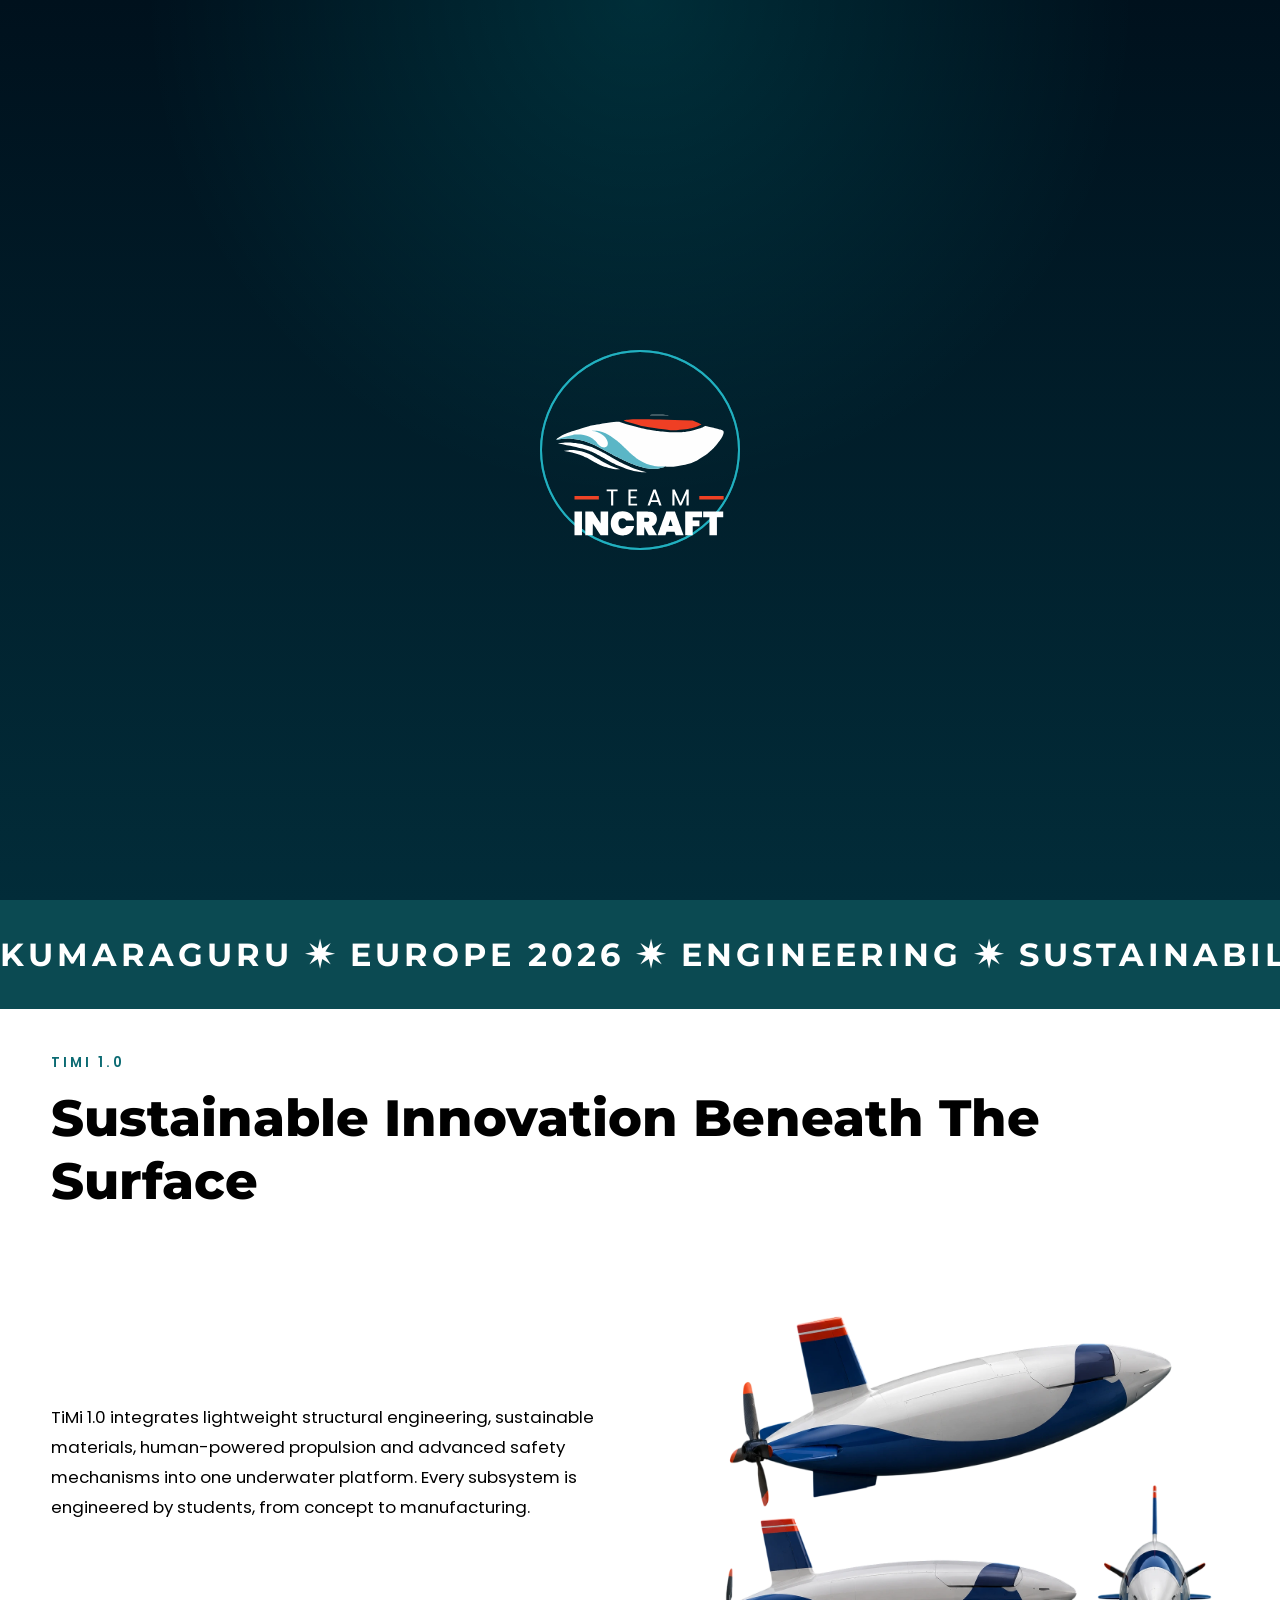
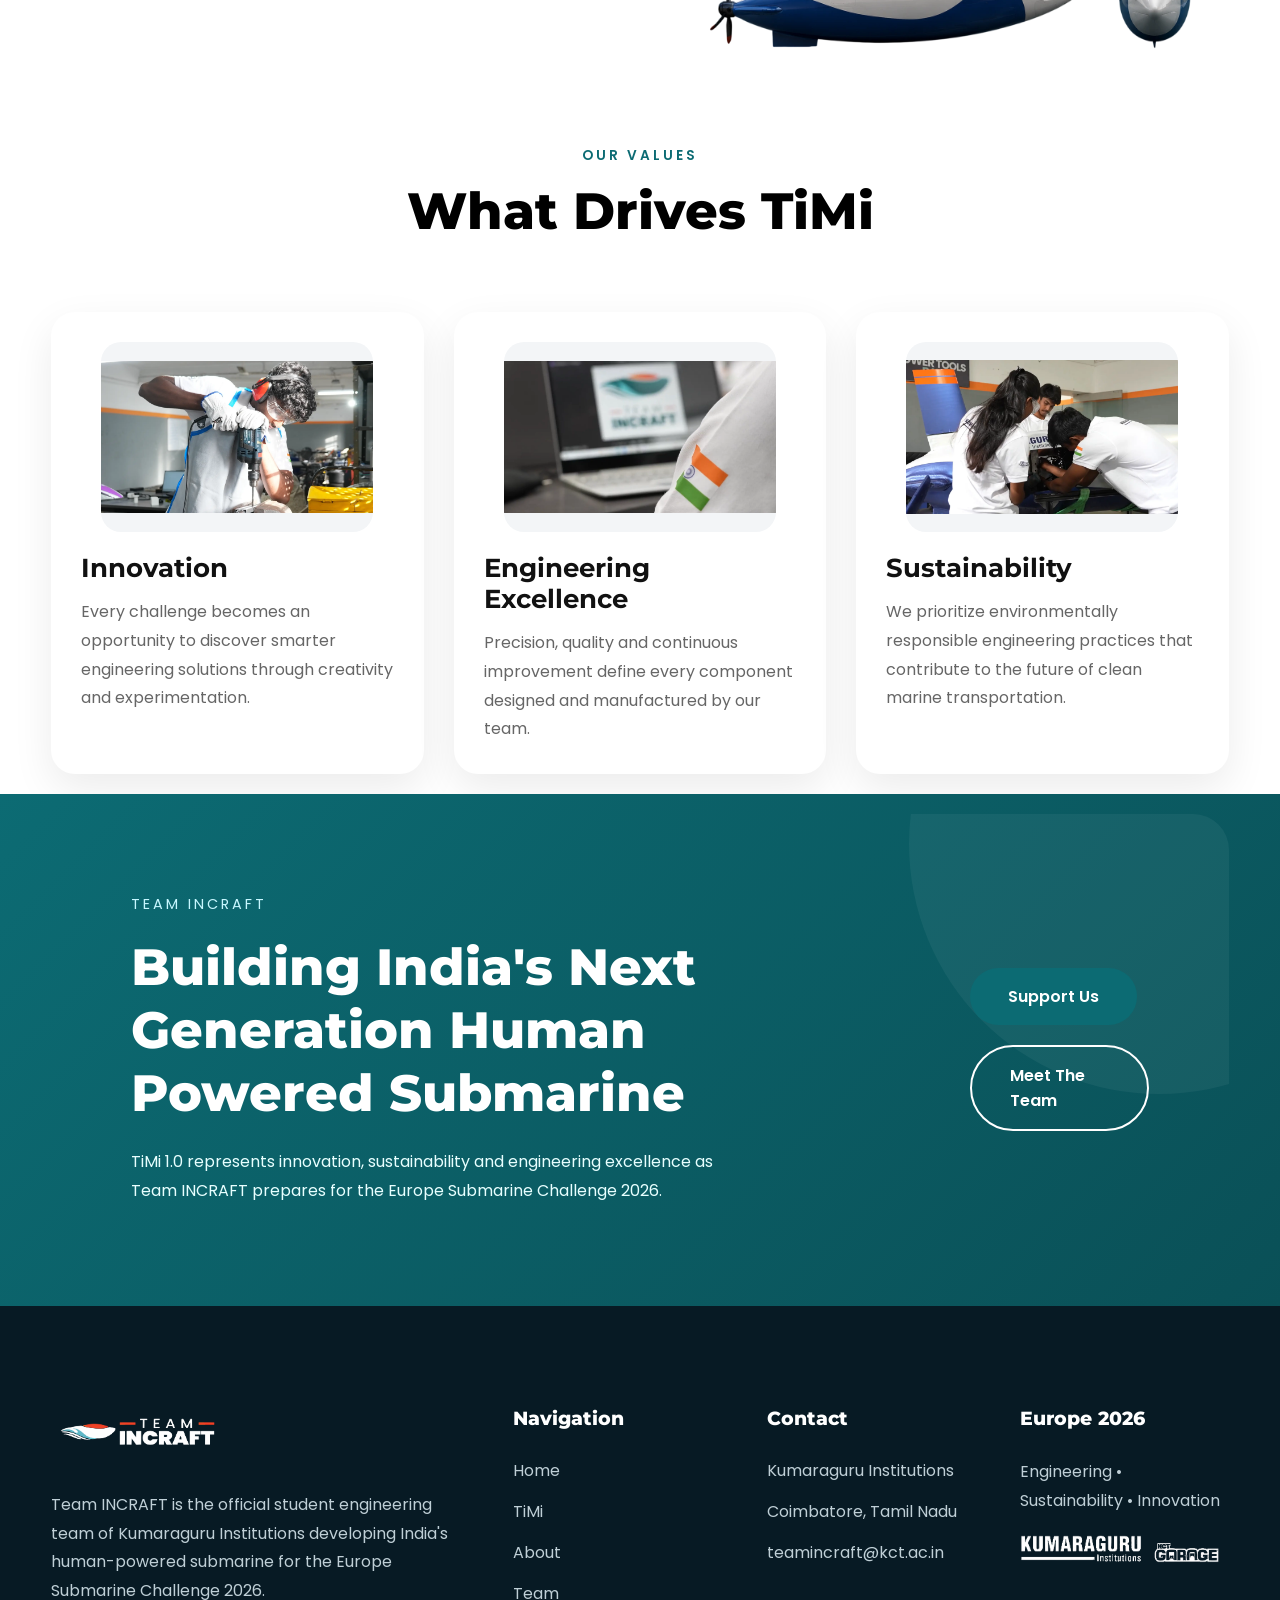
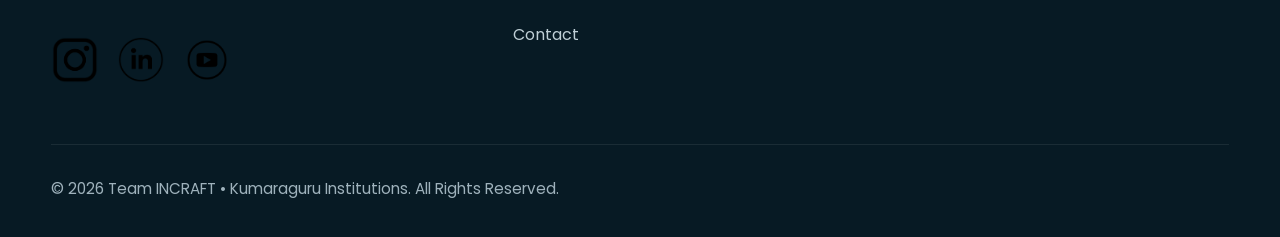
<file: timi.html>
<!-- ========================================= -->
<!-- timi.html -->
<!-- Part 1/3 -->
<!-- ========================================= -->

<!DOCTYPE html>
<html lang="en">

<head>

    <meta charset="UTF-8">
    <meta http-equiv="X-UA-Compatible" content="IE=edge">
    <meta name="viewport" content="width=device-width, initial-scale=1.0">

    <title>TiMi 1.0 | Team INCRAFT</title>

    <meta name="description"
        content="Discover TiMi 1.0, India's student-built human-powered submarine engineered by Team INCRAFT for the Europe Submarine Challenge 2026.">

    <link rel="preconnect" href="https://fonts.googleapis.com">

    <link rel="preconnect" href="https://fonts.gstatic.com" crossorigin>

    <link href="https://fonts.googleapis.com/css2?family=Montserrat:wght@300;400;500;600;700;800;900&family=Poppins:wght@300;400;500;600;700&display=swap"
        rel="stylesheet">

    <link rel="stylesheet" href="css/style.css">
    <link rel="stylesheet" href="css/responsive.css">

</head>

<body>

    <!-- ========================================= -->
    <!-- LOADER -->
    <!-- ========================================= -->

    <div id="loader">

        <div class="ocean-gradient"></div>



        <div class="sonar-circle sonar-1"></div>
        <div class="sonar-circle sonar-2"></div>
        <div class="sonar-circle sonar-3"></div>

        

        <div class="loader-logo">

            <img src="assets/loading/logo.svg" alt="Team INCRAFT">

        </div>

    </div>

    <!-- ========================================= -->
    <!-- WEBSITE -->
    <!-- ========================================= -->

    <div id="website">

        <!-- ========================================= -->
        <!-- NAVBAR -->
        <!-- ========================================= -->

        <header class="navbar">

            <div class="container">

                <a href="index.html" class="logo">

                    <div class="logo-box"> <img src="assets/images/logos/logo.webp"></div>

                </a>

                <nav>

                    <ul class="nav-links">

                        <li><a href="index.html">Home</a></li>

                        <li><a href="team.html">Team</a></li>

                        <li><a class="active" href="timi.html">TiMi</a></li>

                        <li><a href="about.html">About</a></li>

                        <li><a href="contact.html">Contact</a></li>

                    </ul>

                </nav>

                <a href="contact.html" class="support-btn">

                    Support Us

                </a>

                <a href="menu.html" class="mobile-toggle" aria-label="Open Menu">

    <span></span>
    <span></span> 
    <span></span>

</a>

            </div>

        </header>

        <!-- ========================================= -->
        <!-- HERO -->
        <!-- ========================================= -->

        <section class="hero">

            <div class="hero-overlay"></div>

            <div class="container hero-container">

                <div class="hero-content">

                    <p class="hero-subtitle">

                        TEAM INCRAFT • TiMi 1.0

                    </p>

                    <h1>

                        TiMi

                        <span>

                            Human Powered
                            Submarine

                        </span>

                    </h1>

                    <p class="hero-description">

                        TiMi 1.0 is India's student-engineered human-powered
                        submarine designed with sustainability,
                        safety and hydrodynamic efficiency to compete
                        at the Europe Submarine Challenge 2026.

                    </p>

                    <div class="hero-buttons">

                        <a href="timi.html" class="primary-btn">

                            Explore Design

                        </a>

                        <a href="contact.html" class="secondary-btn">

                            Support Project

                        </a>

                    </div>

                </div>

                
            </div>

        </section>

        <!-- ========================================= -->
        <!-- MARQUEE -->
        <!-- ========================================= -->

        <section class="marquee-section">

            <div class="marquee">

                <div class="marquee-track">

                    <span>

                        KUMARAGURU ✷ EUROPE 2026 ✷ ENGINEERING ✷ SUSTAINABILITY ✷

                    </span>

                    <span>

                        KUMARAGURU ✷ EUROPE 2026 ✷ ENGINEERING ✷ SUSTAINABILITY ✷

                    </span>

                    <span>

                        KUMARAGURU ✷ EUROPE 2026 ✷ ENGINEERING ✷ SUSTAINABILITY ✷

                    </span>

                </div>

            </div>

        </section>

        <!-- ========================================= -->
        <!-- ABOUT TiMi -->
        <!-- ========================================= -->

        <section class="about-preview">

            <div class="container">

                <div class="section-heading">

                    <span>

                        TiMi 1.0

                    </span>

                    <h2>

                        Sustainable Innovation Beneath The Surface

                    </h2>

                </div>

                <div class="about-grid">

                    <div class="about-content">

                        <p>

                            TiMi 1.0 integrates lightweight structural
                            engineering, sustainable materials,
                            human-powered propulsion and advanced safety
                            mechanisms into one underwater platform.
                            Every subsystem is engineered by students,
                            from concept to manufacturing.

                        </p>

                    </div>

                    <div class="about-image">

                       <img src="assets/images/timi/sub.webp">  

                    </div>

                </div>

            </div>

        </section>


    <section class="values-section">

            <div class="container">

                <div class="section-heading center">

                    <span>

                        OUR VALUES

                    </span>

                    <h2>

                        What Drives TiMi

                    </h2>

                </div>

                <div class="features-grid">

                    <!-- Value 01 -->

                    <article class="feature-card">

                        <div class="feature-image">

                            <img src="assets/images/about/about-3.webp">

                        </div>

                        <h3>

                            Innovation

                        </h3>

                        <p>

                            Every challenge becomes an opportunity to
                            discover smarter engineering solutions through
                            creativity and experimentation.

                        </p>

                    </article>

                    <!-- Value 02 -->

                    <article class="feature-card">

                        <div class="feature-image">

                            <img src="assets/images/about/about-1.webp">

                        </div>

                        <h3>

                            Engineering Excellence

                        </h3>

                        <p>

                            Precision, quality and continuous improvement
                            define every component designed and
                            manufactured by our team.

                        </p>

                    </article>

                    <!-- Value 03 -->

                    <article class="feature-card">

                        <div class="feature-image">

                            <img src="assets/images/about/about-2.webp">

                        </div>

                        <h3>

                            Sustainability

                        </h3>

                        <p>

                            We prioritize environmentally responsible
                            engineering practices that contribute to the
                            future of clean marine transportation.

                        </p>

                    </article>

                </div>

            </div>

        </section>
        <!-- ========================================= -->
        <!-- CTA -->
        <!-- ========================================= -->

        <section class="cta-section">

            <div class="container">

                <div class="cta-wrapper">

                    <div class="cta-content">

                        <span>

                            TEAM INCRAFT

                        </span>

                        <h2>

                            Building India's Next Generation
                            Human Powered Submarine

                        </h2>

                        <p>

                            TiMi 1.0 represents innovation,
                            sustainability and engineering excellence as
                            Team INCRAFT prepares for the Europe
                            Submarine Challenge 2026.

                        </p>

                    </div>

                    <div class="cta-buttons">

                        <a href="contact.html" class="primary-btn">

                            Support Us

                        </a>

                        <a href="team.html" class="secondary-btn">

                            Meet The Team

                        </a>

                    </div>

                </div>

            </div>

        </section>

        <!-- CONTINUE IN PART 3 -->
                 <!-- ========================================= -->
        <!-- FOOTER -->
        <!-- ========================================= -->

        <footer class="footer">

            <div class="container">

                <div class="footer-top">

                    <!-- Company -->

                    <div class="footer-column">

                        <div class="footer-logo">

                            <img src="assets/images/logos/logo.webp">

                        </div>

                        <p>

                            Team INCRAFT is the official student engineering
                            team of Kumaraguru Institutions developing
                            India's human-powered submarine for the
                            Europe Submarine Challenge 2026.

                        </p>

                        <div class="footer-socials">

                            <a href="https://www.instagram.com/teamincraft" aria-label="Instagram">

                               <img src="assets/images/logos/insta.webp">

                            </a>

                            <a href="https://www.linkedin.com/company/teamincraft" aria-label="LinkedIn">

                                <img src="assets/images/logos/linkedin.webp">

                            </a>

                            <a href="https://www.youtube.com/@TeamInCraft" aria-label="YouTube">

                                <img src="assets/images/logos/youtube.webp">

                            </a>

                        </div>

                    </div>

                    <!-- Navigation -->

                    <div class="footer-column">

                        <h4>

                            Navigation

                        </h4>

                        <ul>

                            <li><a href="index.html">Home</a></li>

                            <li><a href="timi.html">TiMi</a></li>

                            <li><a href="about.html">About</a></li>

                            <li><a href="team.html">Team</a></li>

                            <li><a href="contact.html">Contact</a></li>

                        </ul>

                    </div>

                    <!-- Contact -->

                    <div class="footer-column">

                        <h4>

                            Contact

                        </h4>

                        <ul>

                            <li>Kumaraguru Institutions</li>

                            <li>Coimbatore, Tamil Nadu</li>

                            <li>teamincraft@kct.ac.in</li>

                        </ul>

                    </div>

                    <!-- Europe -->

                    <div class="footer-column">

                        <h4>

                            Europe 2026

                        </h4>

                        <p>

                            Engineering • Sustainability • Innovation

                        </p>

                        <div class="footer-kct-logo">

                            <img src="assets/images/logos/kct.webp">

                        </div>

                    </div>

                </div>

                <div class="footer-divider"></div>

                <div class="footer-bottom">

                    <p>

                        © 2026 Team INCRAFT • Kumaraguru Institutions.
                        All Rights Reserved.

                    </p>
                </div>

            </div>

        </footer>

    </div>
<!--==========================
BOTTOM NAVIGATION
===========================-->
<nav class="bottom-nav">

    <a href="index.html" class="nav-item">
        <i class="fa-solid fa-house"></i>
        <span>Home</span>
    </a>

    <a href="timi.html" class="nav-item">
        <i class="fa-solid fa-water"></i>
        <span>TiMi</span>
    </a>

    <a href="team.html" class="nav-item">
        <i class="fa-solid fa-users"></i>
        <span>Team</span>
    </a>

    <a href="about.html" class="nav-item">
        <i class="fa-solid fa-circle-info"></i>
        <span>About</span>
    </a>

    <a href="contact.html" class="nav-item">
        <i class="fa-solid fa-envelope"></i>
        <span>Contact</span>
    </a>


    

</nav>

    <script src="js/main.js"></script>

</body>

</html>
</file>
<file: css/style.css>
@import url('https://fonts.googleapis.com/css2?family=Montserrat:wght@300;400;500;600;700;800;900&family=Poppins:wght@300;400;500;600;700&display=swap');


/*==================================================
CSS VARIABLES
====================================================*/

:root{

    --primary:#0C6B73;
    --primary-light:#27C5D6;
    --secondary:#06383D;

    --white:#ffffff;
    --black:#111111;

    --text:#555555;

    --background:#F7F9FB;

    --border:#E5E7EB;

    --shadow:0 15px 45px rgba(0,0,0,.08);

    --radius:18px;

    --transition:.4s ease;

    --container:1400px;

}


/*==================================================
RESET
====================================================*/

*{

    margin:0;
    padding:0;
    box-sizing:border-box;

}

html{

    scroll-behavior:smooth;

}

body{

    font-family:'Poppins',sans-serif;
    background:var(--white);
    color:var(--text);
}

img{

    display:block;
    width:100%;

}

a{

    text-decoration:none;

}

ul{

    list-style:none;

}

button{

    border:none;
    outline:none;
    cursor:pointer;
    background:none;

}


/*==================================================
TYPOGRAPHY
====================================================*/


h1,h2,h3,h4,h5,h6{

    font-family:'Montserrat',sans-serif;
    color:#111;
    font-weight:800;

}

h1{

    font-size:clamp(3rem,7vw,6.5rem);
    line-height:1;

}

h2{

    font-size:clamp(2.2rem,4vw,4rem);

}

h3{

    font-size:1.5rem;

}

p{

    line-height:1.8;
    font-size:1rem;

}


/*==================================================
COMMON
====================================================*/

.container{

    width:min(92%,var(--container));
    margin:auto;

}

section{

    padding:20px 0;
    position:relative;

}

.section-heading{
    
    margin-top: 20px;

    margin-bottom:70px;

}

.section-heading span{

    font-size:.85rem;
    letter-spacing:3px;
    color:var(--primary);
    text-transform:uppercase;
    font-weight:600;

}

.section-heading h2{

    margin-top:12px;

    color: #000000;

}
.section-heading p{
    color: #000000;

}
.center{

    text-align:center;

}


/*==================================================
BUTTONS
====================================================*/

.primary-btn{

    
    display:inline-flex;
    align-items:center;
    justify-content:center;

    padding:16px 38px;

    background:var(--primary);

    color:#fff;

    border-radius:100px;

    transition:var(--transition);

    font-weight:600;

}

.primary-btn:hover{

    background:#084d53;
    transform:translateY(-4px);

}

.secondary-btn{

    display:inline-flex;

    align-items:center;

    justify-content:center;

    padding:16px 38px;

    border:2px solid var(--primary);

    color:var(--primary);

    border-radius:100px;

    transition:var(--transition);

    font-weight:600;

}

.secondary-btn:hover{

    background:var(--primary);
    color:#fff;

}


/*==================================================
LOADER
====================================================*/

#loader{

    position:fixed;

    inset:0;

    background:#001722;

    display:flex;

    align-items:center;

    justify-content:center;

    flex-direction:column;

    z-index:99999;

    overflow:hidden;

}

.ocean-gradient{

    position:absolute;

    inset:0;

    background:
    radial-gradient(circle at top,
    rgba(0,255,255,.12),
    transparent 45%),
    linear-gradient(#00111d,#022c39);

}


.loader-logo{

    width:180px;

    margin-top:50px;

    opacity:0;

    animation:logoReveal 1s forwards;
    animation-delay:1s;

}
.sonar-circle{

    position:absolute;

    width:200px;
    height:200px;

    border-radius:50%;

    border:2px solid rgba(39,197,214,.5);

    animation:sonar 1.5s infinite;

}

.sonar-2{

    animation-delay:.4s;

}

.sonar-3{

    animation-delay:1s;

}


/*==================================================
ANIMATIONS
====================================================*/

@keyframes sonar{

    0%{

        transform:scale(.2);
        opacity:1;

    }

    100%{

        transform:scale(4);
        opacity:0;

    }

}

@keyframes float{

    0%,100%{

        transform:translateY(0);

    }

    50%{

        transform:translateY(-18px);

    }

}

@keyframes bubbles{

    from{

        transform:translateY(0);
        opacity:0;

    }

    20%{

        opacity:1;

    }

    to{

        transform:translateY(-120vh);
        opacity:0;

    }

}

@keyframes rays{

    from{

        transform:translateX(-100px);

    }

    to{

        transform:translateX(100px);

    }

}

@keyframes logoReveal{

    to{

        opacity:1;

    }

}


/*==================================================
NAVBAR
====================================================*/

.navbar{
    background-color:#06383D;
    position:fixed;

    width:100%;

    top:0;

    left:0;

    z-index:10000;

    padding:22px 0;

    transition:.4s;

}

.navbar.scrolled{

    backdrop-filter:blur(18px);

    background:rgba(0,17,29,.78);

}

.navbar .container{

    display:flex;

    justify-content:space-between;

    align-items:center;

}

.logo{

    width:170px;

}

.logo-box{

    width:170px;

    height:52px;

    border-radius:8px;

}

.nav-links{

    display:flex;

    gap:45px;

}

.nav-links a{

    color:#fff;

    font-weight:500;

    position:relative;

}

.nav-links a::after{

    content:"";

    position:absolute;

    left:0;

    bottom:-8px;

    width:0;

    height:2px;

    background:#27C5D6;

    transition:.35s;

}

.nav-links a:hover::after,
.nav-links .active::after{

    width:100%;

}

.support-btn{

    background:#fff;

    color:#0C6B73;

    padding:14px 34px;

    border-radius:100px;

    font-weight:600;

    transition:.35s;

}

.support-btn:hover{

    transform:translateY(-4px);

}
/*==================================================
HERO SECTION
====================================================*/
.hero-home{

    position:relative;

    min-height:100vh;

    overflow:hidden;

    display:flex;
    align-items:center;

}
.hero-video{

    position:absolute;
    inset:0;

    width:100%;
    height:100%;

    object-fit:cover;

    transform:scale(1.02);

}

.hero-home .hero-overlay{
    
    width:100%;
    min-width:0;
    max-width:100%;

    position:absolute;

    inset:0;

    background:linear-gradient(
        rgba(0,20,35,.45),
        rgba(0,20,35,.60)
    );

    z-index:-1;

}

.hero{

    min-height:100vh;

    display:flex;

    align-items:center;
     width:100%;
    min-width:0;
    max-width:100%;

    background:
    linear-gradient(
    rgba(0,16,27,.55),
    rgba(0,16,27,.70)),
    url("../assets/images/hero/hero-bg.webp")
    center/cover no-repeat;

}
.hero1{

    min-height:100vh;

    display:flex;

    align-items:center;
 width:100%;
    min-width:0;
    max-width:100%;

    background:
    linear-gradient(
    rgb(255, 255, 255),
    rgb(255, 255, 255)),
    center/cover no-repeat;

}
.hero1-overlay{

    position:absolute;

    inset:0;

    background:
    radial-gradient(circle at top,
    rgba(255, 255, 255, 0.18)0.18),
    transparent 45%;

    pointer-events:none;

}

.hero1-container{
    

    display:grid;

    grid-template-columns:1fr 1fr;

    align-items:center;

    gap:70px;

}

.hero1-content{

    color:#000000;

    z-index:5;

}
.hero1-subtitle{

    color:#5a4040;

    text-transform:uppercase;

    letter-spacing:4px;

    margin-bottom:20px;

    font-size:.9rem;

}

.hero1 h1{

    color:#000000;

    margin-bottom:28px;

}

.hero1 h1 span{

    display:block;

    color:#000000;

}

.hero1-description{

    color:#4b4343;

    max-width:620px;

    margin-bottom:45px;

    font-size:1.1rem;

}
.hero1-image{

    width:100%;
    min-width: 0;
    max-width: 100%;

    border-radius:40px;

    position:relative;

    animation:submarineFloat1 6s ease-in-out infinite;

}
.hero1-image img{
    height: 100%;
    width: 100%;
    border-radius: 50px;
}
.hero1-buttons{

    display:flex;

    gap:22px;

    flex-wrap:wrap;

}
.hero-overlay{

    position:absolute;

    inset:0;

    background:
    radial-gradient(circle at top,
    rgba(39,197,214,.18),
    transparent 45%);

    pointer-events:none;

}

.hero-container{

    display:grid;

    grid-template-columns:1fr 1fr;

    align-items:center;

    gap:70px;

}

.hero-content{

    color:#fff;

    z-index:5;

}

.hero-subtitle{

    color:#C9F6FF;

    text-transform:uppercase;

    letter-spacing:4px;

    margin-bottom:25px;

    font-size:.9rem;

}

.hero-home h1,.hero h1{
    
    color: #ffffff;

    margin-bottom:28px;

}

.hero-home h1 span,.hero h1 span{

    display:block;

    color:#58e1f3;

}

.hero-description{

    color:#E6F8FB;

    max-width:620px;

    margin-bottom:45px;

    font-size:1.1rem;

}

.hero-buttons{

    display:flex;

    gap:22px;

    flex-wrap:wrap;

}

.hero-image{

    width:100%;

    height:700px;

    border-radius:40px;

    border:2px dashed rgba(255,255,255,.18);

    position:relative;

    animation:submarineFloat 6s ease-in-out infinite;

}
.scroll-indicator{
    position:absolute;

    bottom:45px;

    left:50%;

    transform:translateX(-50%);

    color:#fff;

    font-size:.9rem;

    letter-spacing:3px;

    animation:scrollIndicator 2.2s infinite;

}

.hero-scroll{
    position:absolute;

    bottom:45px;

    left:50%;

    transform:translateX(-50%);

    color:#fff;

    font-size:.9rem;

    letter-spacing:3px;

    animation:scrollIndicator 2.2s infinite;

}

@keyframes submarineFloat{

    0%,100%{

        transform:translateY(0);

    }

    50%{

        transform:translateY(-25px);

    }

}

@keyframes scrollIndicator{

    0%,100%{

        transform:translate(-50%,0);

        opacity:1;

    }

    50%{

        transform:translate(-50%,12px);

        opacity:.5;

    }

}


/*==================================================
INFINITE MARQUEE
====================================================*/

.marquee-section{

    padding:35px 0;

    background:#0B4A52;

    overflow:hidden;

}

.marquee{

    width:100%;

    overflow:hidden;

}

.marquee-track{

    display:flex;

    width:max-content;

    animation:marqueeMove 22s linear infinite;

}

.marquee-track span{

    font-family:"Montserrat";

    color:#ffffff;

    font-size:2rem;

    font-weight:700;

    letter-spacing:4px;

    white-space:nowrap;

    padding-right:120px;

}

@keyframes marqueeMove{

    from{

        transform:translateX(0);

    }

    to{

        transform:translateX(-50%);

    }

}


/*==================================================
ABOUT SECTION
====================================================*/

.about-preview{

    background:#fff;

}

.about-grid{

    display:grid;

    grid-template-columns:1fr 1fr;

    gap:80px;

    align-items:center;

}

.about-image{
    padding-top: 0;
    width:100%;
    min-width:0;
    max-width:100%;

    height:400px;

    border-radius:50%;

    background:#ffffff;

}
.about-image img{
    height: 100%;
    width: 100%;
    border-radius:50px;

}
.about-image1{

    width:100%;

    height:400px;

    border-radius:50px;

    background:#ffffff;

}
.about-image1 img{
    height: 100%;
    width: 100%;
    border-radius:50px;

}

.about-content p{
    color: #000000;
    margin-bottom:40px;

    font-size:1.05rem;

}


/*==================================================
JOURNEY
====================================================*/

.journey{

    background:#F7F9FB;

    overflow:hidden;

}

.background-title{

    position:absolute;

    top:60px;

    left:0;

    width:max-content;

    font-size:7rem;

    font-family:"Montserrat",sans-serif;

    font-weight:900;

    color:rgba(0,0,0,.03);

    white-space:nowrap;

    animation:backgroundScroll 28s linear infinite;

}

@keyframes backgroundScroll{

    from{

        transform:translateX(0);

    }

    to{

        transform:translateX(-50%);

    }

}

.timeline{

    position:relative;

    width:100%;

    margin-top:90px;

}

.timeline-line{

    position:absolute;

    left:50%;

    transform:translateX(-50%);

    width:4px;

    height:100%;

    background:#27C5D6;

}

.timeline-item{

    width:50%;

    padding:35px 60px;

    position:relative;

}

.timeline-item.left{

    left:0;

    text-align:right;

}

.timeline-item.right{

    left:50%;

}

.timeline-icon{

    width:74px;

    height:74px;

    background:#0C6B73;

    border-radius:50%;

    position:absolute;

    top:38px;

    display:flex;

    justify-content:center;

    align-items:center;

}

.timeline-item.left .timeline-icon{

    right:-37px;

}

.timeline-item.right .timeline-icon{

    left:-37px;

}

.timeline-content{

    background:#fff;

    border-radius:22px;

    padding:35px;

    box-shadow:var(--shadow);

    transition:.35s;

}
.timeline-content p{
    color: #000000;
}

.timeline-content:hover{

    transform:translateY(-8px);

}

.timeline-content h3{

    margin-bottom:18px;

}


/*==================================================
TEAM PREVIEW
====================================================*/

.team-preview{

    background:#fff;

}

.team-grid{

    display:grid;

    grid-template-columns:repeat(4,1fr);

    gap:35px;

}

.team-card{

    overflow:hidden;

    border-radius:26px;

    box-shadow:var(--shadow);

    transition:.35s;

    background:#fff;

}

.team-card:hover{

    transform:translateY(-10px);

}

.team-image{

    width:100%;

    height:250px;

    background:#8eaa0eab;
}
.team-image img{
    height: 100%;
    width: 100%;
}
.team-info h3{
    font-size: 0.5cm;
    padding-left: 20px;
    color:#08474d
}
.team-info p{
    padding-left: 20px;
    font-size: 0.3cm;
    color: #000000;
}

.section-button{

    text-align:center;

    margin-top:70px;

}
/*==================================================
SPONSORS
====================================================*/

.sponsors{

    background:var(--background);

    overflow:hidden;

}

.sponsor-slider{

    position:relative;

    width:100%;

    overflow:hidden;

    margin-top:60px;

    padding:20px 0;

}

.sponsor-track{

    display:flex;

    align-items:center;

    gap:60px;

    width:max-content;

    animation:sponsorMove 28s linear infinite;

}

.sponsor-track:hover{

    animation-play-state:paused;

}

.sponsor-logo{

    width:220px;

    height:120px;

    border-radius:20px;

    flex-shrink:0;

    display:flex;

    justify-content:center;

    align-items:center;

    transition:.35s;

}

.sponsor-logo:hover{

    transform:translateY(-8px);

    box-shadow:0 20px 50px rgba(0,0,0,.12);

}

@keyframes sponsorMove{

    from{

        transform:translateX(0);

    }

    to{

        transform:translateX(-50%);

    }

}
.features-grid{

    display:grid;

    grid-template-columns:repeat(3,minmax(300px,1fr));

    gap:30px;

    align-items:stretch;

    margin-top:60px;

}

.feature-card{
    width: 100%;
    min-width:0;
    max-width:100%;
    box-sizing:border-box;

    background:#fff;

    border-radius:24px;

    padding:30px;

    box-shadow:0 15px 40px rgba(0,0,0,.08);

    display:flex;

    flex-direction:column;

    justify-content:flex-start;

    transition:.35s;

}

.feature-card:hover{

    transform:translateY(-8px);

}

.feature-image{
    margin-left: 20px;
    margin-bottom: 20px;
    width:87%;
    height:190px;

    display:flex;
    justify-content:center;
    align-items:center;

    background:#f3f5f7;
    border-radius:20px;
    overflow:hidden;

}

.feature-image img{

    max-width:100%;
    max-height:100%;

    width:auto;
    height:auto;

    object-fit:contain;

}
@media (max-width:992px){

.features-grid{

    grid-template-columns:1fr;

}

}

.feature-card h3{

    font-family:"Montserrat",sans-serif;

    font-size:1.6rem;

    font-weight:700;

    color:#111;

    margin-bottom:15px;

}

.feature-card p{

    font-family:"Poppins",sans-serif;

    color:#666;

    line-height:1.8;

}
/*==================================================
CTA SECTION
====================================================*/

.cta-section{

    background:linear-gradient(135deg,#0C6B73,#0A5057);

    color:#fff;

}

.cta-wrapper{

    display:flex;

    justify-content:space-between;

    align-items:center;

    gap:80px;

    padding:80px;

    border-radius:36px;

    overflow:hidden;

    position:relative;

}

.cta-wrapper::before{

    content:"";

    position:absolute;

    width:500px;

    height:500px;

    border-radius:50%;

    background:rgba(255,255,255,.05);

    top:-220px;

    right:-180px;

}

.cta-content{

    max-width:760px;

    z-index:2;

}

.cta-content span{

    display:block;

    letter-spacing:3px;

    font-size:.9rem;

    margin-bottom:20px;

    color:#C7F7FF;

}

.cta-content h2{

    color:#fff;

    margin-bottom:24px;

}

.cta-content p{

    color:#E8FFFF;

    max-width:620px;

}

.cta-buttons{

    display:flex;

    gap:20px;

    flex-wrap:wrap;

    z-index:2;

}

.cta-section .secondary-btn{

    color:#fff;

    border-color:#fff;

}

.cta-section .secondary-btn:hover{

    background:#fff;

    color:var(--primary);

}


/*==================================================
FOOTER
====================================================*/

.footer{

    background:#071A24;

    color:#cfd9de;

    padding:100px 0 35px;

}

.footer-top{

    display:grid;

    grid-template-columns:2fr 1fr 1fr 1fr;

    gap:70px;

}

.footer-column h4{

    color:#fff;

    margin-bottom:28px;

    font-size:1.2rem;

}

.footer-column p{

    color:#bfcfd6;

}

.footer-column ul{

    display:flex;

    flex-direction:column;

    gap:16px;

}

.footer-column ul li{

    color:#bfcfd6;

}

.footer-column ul li a{

    color:#bfcfd6;

    transition:.3s;

}

.footer-column ul li a:hover{

    color:#27C5D6;

}

.footer-logo{

     width:100%;
    max-width:180px;
    height:60px;

    margin-bottom:25px;

}

.footer-socials{

    display:flex;

    gap:18px;

    margin-top:30px;

}

.footer-socials a{

    width:48px;

    height:48px;

    border-radius: 50%;

    border:1px solid rgba(255, 255, 255, 0);

    transition:.35s;

}

.footer-socials a:hover{

    background:var(--primary);

    transform:translateY(-4px);

}

.footer-kct-logo{

    width:100%;
    max-width:300px;
    height:auto;
    margin-top: 20px;



}

.footer-divider{

    width:100%;

    height:1px;

    background:rgba(255,255,255,.08);

    margin:60px 0 30px;

}

.footer-bottom{

    display:flex;

    justify-content:space-between;

    align-items:center;

    gap:20px;

    flex-wrap:wrap;

}

.footer-bottom p{

    font-size:.95rem;

    color:#9fb2bc;

}


/*==================================================
SCROLL REVEAL
====================================================*/

.reveal{

    opacity:0;

    transform:translateY(60px);

    transition:1s ease;

}

.reveal.active{

    opacity:1;

    transform:translateY(0);

}


/*==================================================
CUSTOM SCROLLBAR
====================================================*/

::-webkit-scrollbar{

    width:0;

}

::-webkit-scrollbar-track{

    background:#eef3f5;

}

::-webkit-scrollbar-thumb{

    background:#0C6B73;

    border-radius:0x;

}

::-webkit-scrollbar-thumb:hover{

    background:#08474d;

}


/*==================================================
SELECTION
====================================================*/

::selection{

    background:#27C5D6;

    color:#fff;

}


/*==================================================
UTILITY CLASSES
====================================================*/

.hidden{

    display:none;

}

.text-center{

    text-align:center;

}

.mt-60{

    margin-top:60px;

}

.mb-60{

    margin-bottom:60px;

}

.w-100{

    width:100%;

}
/*==========================
MOBILE MENU PAGE
===========================*/

.mobile-menu-page{
    margin:0;
    background:#06383D;
    font-family:"Poppins",sans-serif;
    overflow:hidden;
}

.mobile-menu{

    width:100%;
    min-height:100vh;

    display:flex;
    flex-direction:column;

    justify-content:space-between;

    background:
    radial-gradient(circle at top,
    rgba(39,197,214,.15),
    transparent 45%),
    linear-gradient(180deg,#06383D,#04272B);

    padding:35px 28px;

}

.mobile-header{

    display:flex;
    justify-content:space-between;
    align-items:center;

}

.mobile-logo .logo-box{

    width:160px;
    height:55px;

    border-radius:10px;

}

.close-menu{

    font-size:2.5rem;

    color:white;

    text-decoration:none;
}

.mobile-navigation{

    flex:1;

    display:flex;
    justify-content:center;
    align-items:center;

}

.mobile-navigation ul{

    width:100%;
    padding:0;

    list-style:none;

}

.mobile-navigation li{

    margin:25px 0;

}

.mobile-navigation a{

    text-decoration:none;

    color:white;

    font-family:"Montserrat";

    font-size:2rem;

    font-weight:700;

    transition:.3s;

}

.mobile-navigation a:hover{

    color:#27C5D6;
    padding-left:12px;

}

.mobile-support-wrapper{

    display:flex;
    justify-content:center;

    margin-bottom:45px;

}

.mobile-support-wrapper .primary-btn{

    width:280px;
    height:65px;

    font-size:1.1rem;

}

.mobile-socials{

    display:flex;

    justify-content:center;

    gap:22px;

    margin-bottom:35px;

}

.social-icon{

    width:55px;
    height:55px;

    border-radius:50%;

    transition:.3s;

}

.social-icon:hover{

    background:#27C5D6;
    transform:translateY(-5px);

}

.mobile-footer{

    text-align:center;

    color:#9CDCE5;

    letter-spacing:3px;

    font-size:.8rem;

}
@media(max-width:768px){

.feature-grid1{

    grid-template-columns:1fr;

    gap:25px;

}

.feature-card1{
    

    padding:25px;

}

.feature-image{

    aspect-ratio:16/10;

}

.feature-card1 h3{

    font-size:1.4rem;

}

}
.exploded-image{
    justify-content: center;
    margin: auto;
}
/*==================================
HOME HERO
==================================*/

.hero-home{

    position:relative;

    min-height:100vh;

    overflow:hidden;

    display:flex;
    align-items:center;

}
.hero-home .hero-video{

    position:absolute;

    inset:0;

    width:100%;
    height:100%;

    object-fit:cover;

    z-index:-2;

}

.hero-home .hero-overlay{

    position:absolute;

    inset:0;

    background:linear-gradient(
        rgba(0,20,35,.45),
        rgba(0,20,35,.60)
    );

    z-index:-1;

}
.alumni-grid{

    display:none;

    margin-top:60px;

}

.alumni-grid.show{

    display:grid;

    grid-template-columns:repeat(3,1fr);

    gap:30px;

}

.empty-alumni{

    text-align:center;

    max-width:650px;

    margin:70px auto;

}

.mission-vision{

    display:grid;

    grid-template-columns:repeat(2,1fr);

    gap:35px;

    padding:100px 0;

}

.mission-card{

    position:relative;

    overflow:hidden;

    display:flex;

    align-items:flex-start;

    gap:20px;

    margin-left: 20px;

    padding:40px;

    border-radius:24px;

    background:linear-gradient(145deg,#0A2430,#071A24);

    border:1px solid rgba(255,255,255,.08);

    transition:.35s ease;

}
.vision-card{

    position:relative;

    overflow:hidden;

    display:flex;

    align-items:flex-start;

    gap:20px;

    margin-right: 20px;

    padding:40px;

    border-radius:24px;

    background:linear-gradient(145deg,#0A2430,#071A24);

    border:1px solid rgba(255,255,255,.08);

    transition:.35s ease;
}

.mission-card::before,
.vision-card::before{

    content:"";

    position:absolute;

    width:220px;
    height:220px;

    top:-90px;
    right:-90px;

    border-radius:50%;

    background:rgba(39,197,214,.05);

}

.mission-card:hover,
.vision-card:hover{

    transform:translateY(-8px);

    border-color:#27C5D6;

    box-shadow:0 18px 45px rgba(0,0,0,.35);

}

.mission-icon,
.vision-icon{

    width:75px;
    height:75px;

    min-width:75px;

    border-radius:18px;

    background:rgba(39,197,214,.12);

    display:flex;

    justify-content:center;

    align-items:center;

}

.mission-icon img,
.vision-icon img{

    width:40px;

    height:40px;

    object-fit:contain;

}

.mission-content,
.vision-content{

    position:relative;

    z-index:2;

}

.mission-content span,
.vision-content span{

    display:inline-block;

    color:#27C5D6;

    font-size:.85rem;

    font-weight:600;

    letter-spacing:2px;

    margin-bottom:12px;

}

.mission-content h3,
.vision-content h3{

    color:#ffffff;

    font-size:2rem;

    font-family:"Montserrat",sans-serif;

    margin-bottom:18px;

}

.mission-content p,
.vision-content p{

    color:#C6D3D9;

    line-height:1.9;

    font-size:1rem;

}
@media (max-width:768px){

    .mission-vision{

        grid-template-columns:1fr;

        gap:40px;

    }

    .mission-card,
    .vision-card{

        flex-direction:column;

        text-align:center;

        align-items:center;

    }

}
html,
body{
    width:100%;
}
*,
*::before,
*::after{
    box-sizing:border-box;
}
/*==================================================
CONTACT SECTION
====================================================*/

.contact-section{

    background:#F6F8FA;

}

.contact-grid{

    display:grid;

    grid-template-columns:1.4fr .9fr;

    gap:45px;

    margin-top:70px;

    align-items:stretch;

}

/*==================================================
CONTACT FORM
====================================================*/

.contact-form-card{

    background:#ffffff;

    padding:45px;

    border-radius:28px;

    box-shadow:0 20px 60px rgba(0,0,0,.08);

}

.contact-form-card h3{

    font-family:"Montserrat",sans-serif;

    font-size:2rem;

    color:#062B34;

    margin-bottom:35px;

}

.contact-form-card form{

    display:flex;

    flex-direction:column;

    gap:25px;

}

.input-row{

    display:grid;

    grid-template-columns:repeat(2,1fr);

    gap:20px;

}

.input-group{

    display:flex;

    flex-direction:column;

}

.input-group label{

    font-family:"Poppins",sans-serif;

    font-size:.95rem;

    font-weight:600;

    color:#42545D;

    margin-bottom:10px;

}

.input-group input,
.input-group textarea{

    width:100%;

    padding:16px 20px;

    border:1px solid #D7E3E8;

    border-radius:14px;

    outline:none;

    background:#FBFCFD;

    font-family:"Poppins",sans-serif;

    font-size:.95rem;

    transition:.35s;

}

.input-group textarea{

    resize:none;

    min-height:170px;

}

.input-group input:focus,
.input-group textarea:focus{

    border-color:#27C5D6;

    box-shadow:0 0 0 4px rgba(39,197,214,.12);

}

.contact-form-card .primary-btn{

    margin-top:15px;

    width:220px;

}

/*==================================================
CONTACT INFO CARD
====================================================*/

.contact-info-card{

    background:linear-gradient(180deg,#083C47,#062B34);

    color:#fff;

    padding:45px;

    border-radius:28px;

    position:relative;

    overflow:hidden;

}

.contact-info-card::before{

    content:"";

    position:absolute;

    width:320px;
    height:320px;

    border-radius:50%;

    background:rgba(255,255,255,.04);

    top:-120px;
    right:-120px;

}

.contact-info-card h3{

    font-family:"Montserrat",sans-serif;

    font-size:2rem;

    margin-bottom:18px;

    position:relative;

}

.contact-info-card>p{

    color:#C7E4E9;

    line-height:1.8;

    margin-bottom:40px;

    position:relative;

}
/*==================================================
INFO BOXES
====================================================*/

.contact-info{

    display:flex;

    flex-direction:column;

    gap:28px;

    position:relative;

    z-index:2;

}

.info-box{

    display:flex;

    align-items:flex-start;

    gap:18px;

    padding:18px 0;

    border-bottom:1px solid rgba(255,255,255,.08);

}

.info-box:last-child{

    border-bottom:none;

}

.info-icon{

    width:60px;
    height:60px;

    min-width:60px;

    border-radius:16px;

    background:rgba(255,255,255,.08);

    display:flex;

    justify-content:center;
    align-items:center;

    backdrop-filter:blur(10px);

    transition:.35s;

}

.info-box:hover .info-icon{

    background:#27C5D6;

    transform:translateY(-4px);

}

.info-box span{

    display:block;

    font-size:.85rem;

    color:#9FD8E1;

    letter-spacing:1px;

    margin-bottom:6px;

    text-transform:uppercase;

}

.info-box h5{

    font-family:"Montserrat",sans-serif;

    font-size:1.05rem;

    font-weight:600;

    line-height:1.8;

    color:#ffffff;

}

/*==================================================
SOCIAL ICONS
====================================================*/

.contact-socials{

    display:flex;

    gap:18px;

    margin-top:40px;

    position:relative;

    z-index:2;

}

.contact-socials a{

    width:52px;
    height:52px;

    border-radius:50%;

    border:1px solid rgba(255,255,255,.15);

    display:flex;

    justify-content:center;
    align-items:center;

    transition:.35s;

}

.contact-socials a:hover{

    background:#27C5D6;

    border-color:#27C5D6;

    transform:translateY(-5px);

}

/*==================================================
CONTACT CARD HOVER
====================================================*/

.contact-form-card,
.contact-info-card{

    transition:.35s ease;

}

.contact-form-card:hover,
.contact-info-card:hover{

    transform:translateY(-8px);

}

/*==================================================
RESPONSIVE
====================================================*/

@media (max-width:992px){

.contact-grid{

    grid-template-columns:1fr;

    gap:35px;

}

.contact-info-card{

    order:-1;

}

.contact-form-card,
.contact-info-card{

    padding:35px;

}

.input-row{

    grid-template-columns:1fr;

}

}

@media (max-width:480px){

.contact-grid{

    margin-top:45px;

}

.contact-form-card,
.contact-info-card{

    padding:25px;

    border-radius:22px;

}

.contact-form-card h3,
.contact-info-card h3{

    font-size:1.6rem;

}

.contact-form-card .primary-btn{

    width:100%;

}

.info-icon{

    width:52px;
    height:52px;

    min-width:52px;

}

.contact-socials{

    justify-content:center;

}

.form-buttons{

    display:flex;
      justify-content:flex-start;

    gap:20px;

    margin-top:20px;

}

.form-buttons .primary-btn,
.form-buttons .secondary-btn{

    width:180px;      /* Fixed width */
    height:58px;      /* Fixed height */

    border-radius:50px;

    padding:0;

    flex:none;

}}
/*==========================
STATS
===========================*/

.stats-section{

    padding:60px 0;

}

.stats-grid{

    display:grid;

    grid-template-columns:repeat(4,1fr);

    background:#ffffff3b;

    border:1px solid rgba(255, 255, 255, 0.616);

    border-radius:24px;

    overflow:hidden;

}

.stat-card{

    text-align:center;

    padding:35px 18px;

    position:relative;

}

.stat-card:not(:last-child){

    border-right:1px solid rgba(255,255,255,.08);

}

.stat-icon{

    width:58px;

    height:58px;

    margin:auto;

    border-radius:50%;

    display:flex;

    justify-content:center;

    align-items:center;

    color:#ffffff;

    font-size:1.5rem;


    margin-bottom:20px;

}

.stat-card h2{

    color:#1bd7f2;

    font-size:3rem;

    font-weight:700;

    margin-bottom:12px;

}

.stat-card p{

    color:#000000;

    text-transform:uppercase;

    font-size:.82rem;

    letter-spacing:1px;

    line-height:1.6;

}
.mobile-features1{

    padding:80px 0;

}

.features-title1{

    display:flex;

    align-items:center;

    justify-content:center;

    gap:15px;

    margin-bottom:12px;

}

.features-title1 span{

    width:45px;

    height:2px;

    background:var(--primary);

}

.features-title1 h3{

    color:#fff;

    letter-spacing:3px;

    font-size:1rem;

}

.swipe-text{

    text-align:center;

    color:#7ddff0;

    margin-bottom:30px;

    font-size:.8rem;

    letter-spacing:1px;

}
.feature-slider1{

    overflow-x:auto;

    scroll-snap-type:x mandatory;

    scrollbar-width:none;

}

.feature-slider1::-webkit-scrollbar{

    display:none;

}
.features-title1 h3{
  color: #000000;
}
.feature-track1{
    
    display:flex;

    gap:20px;

}

.feature-card1{

    min-width:40%;

    min-height: 50%;

    scroll-snap-align:center;

    background:#08232d;

    border-radius:24px;

    padding:35px;

    border:1px solid rgba(255,255,255,.08);

    position:relative;

}
.feature-number{

    position:absolute;

    right:25px;

    top:20px;

    font-size:4rem;

    opacity:.08;

    font-weight:700;

}

.feature-card1 img{

    width:70px;

    margin-bottom:25px;

}

.feature-card1 h2{

    color:white;

    margin-bottom:18px;

}

.feature-card1 p{

    color:#b8c8cf;

    line-height:1.8;

}
/*==========================
BOTTOM NAVIGATION
===========================*/

.bottom-nav{

    position:fixed;

    bottom:18px;

    left:50%;

    transform:translateX(-50%);

    width:92%;

    max-width:420px;

    height:72px;

    background:rgba(6,32,43,.88);

    backdrop-filter:blur(20px);

    border:1px solid rgba(255,255,255,.08);

    border-radius:22px;

    display:flex;

    justify-content:space-around;

    align-items:center;

    z-index:9999;

    box-shadow:0 15px 40px rgba(0,0,0,.35);

}

.nav-item{

    display:flex;

    flex-direction:column;

    align-items:center;

    justify-content:center;

    gap:5px;

    text-decoration:none;

    color:#9bb8c1;

    transition:.35s;

}

.nav-item i{

    font-size:1.25rem;

}

.nav-item span{

    font-size:.72rem;

    font-family:"Poppins",sans-serif;

}

.nav-item.active{

    color:#27C5D6;

}

.nav-item.active i{

    transform:translateY(-3px);

}

.nav-item:hover{

    color:#27C5D6;

}
.kumaraguru-section{
    margin-top: 20px;
}
/*==================================================
COUNTDOWN
====================================================*/

.countdown-card{
    
    float: right;

    padding:22px;
    padding-left: 50px;
    padding-right: 50px;

    border-radius:22px;

    background:rgba(255,255,255,.05);

    backdrop-filter:blur(18px);

    border:1px solid rgba(255,255,255,.08);

}

.countdown-title{

    text-align:center;

    color:var(--text-accent);

    font-size:.8rem;

    letter-spacing:2px;

    font-weight:600;

    margin-bottom:18px;

}

.countdown-grid{
    

    display:grid;

    grid-template-columns:repeat(4,1fr);

    gap:15px;

}

.countdown-box{

    text-align:center;

}

.countdown-box h2{

    font-size:2rem;

    color:#fff;

    font-weight:700;

    margin-bottom:6px;

}

.countdown-box span{

    font-size:.75rem;

    color:#9EB6C2;

    letter-spacing:1px;

}
.countdown-status{

    margin-top:18px;

    text-align:center;

    color:#C6D3D9;

    font-size:.9rem;

    letter-spacing:1px;

    font-weight:500;

    opacity:.9;

}
</file>
<file: css/responsive.css>
/*==================================================
RESPONSIVE.CSS
Team INCRAFT Website
====================================================*/


/*==================================================
LARGE DESKTOP
1600px
====================================================*/

@media (max-width:1600px){

:root{

    --container:1300px;

}

.hero-image{

    height:620px;

}

.background-title{

    font-size:6rem;

}

}


/*==================================================
LAPTOP
1400px
====================================================*/

@media (max-width:1400px){

:root{

    --container:1180px;

}

.hero-container{

    gap:50px;

}

.hero-image{

    height:580px;

}

.timeline-item{

    padding:30px 45px;

}

.team-image{

    height:430px;

}

.footer-top{

    gap:45px;

}

}


/*==================================================
LAPTOP
1200px
====================================================*/

@media (max-width:1200px){

.hero{

    padding-top:140px;

}

.hero-container{

    grid-template-columns:1fr;

    text-align:center;

}

.hero-content{

    display:flex;
    flex-direction:column;
    align-items:center;

}

.hero-description{

    margin:auto;
    margin-bottom:40px;

}

.hero-image{

    width:80%;
    margin:auto;
    height:520px;

}

.about-grid{

    grid-template-columns:1fr;

}

.about-image{

    order:1;

}

.about-content{

    order:2;

}

.team-grid{

    grid-template-columns:repeat(2,1fr);

}

.footer-top{

    grid-template-columns:repeat(2,1fr);

}

.cta-wrapper{

    flex-direction:column;

    align-items:flex-start;

}

}


/*==================================================
TABLET
1024px
====================================================*/

@media (max-width:1024px){

.nav-links{

    display:none;

}

.support-btn{

    display:none;

}

.mobile-toggle{

    display:flex;

    flex-direction:column;

    gap:5px;

}

.mobile-toggle span{

    width:30px;

    height:3px;

    background:#fff;

}

.hero{

    min-height:auto;

    padding-bottom:100px;

}

.hero-image{

    width:100%;
    height:470px;

}

.timeline-line{

    left:30px;

}

.timeline-item{

    width:100%;

    left:0!important;

    text-align:left;

    padding-left:95px;

    padding-right:20px;

    margin-bottom:40px;

}

.timeline-item.left .timeline-icon,
.timeline-item.right .timeline-icon{

    left:-6px;

}

.background-title{

    font-size:4rem;

}

.sponsor-logo{

    width:180px;
    height:100px;

}

}
@media(min-width:769px){

.bottom-nav{

    display:none;

}

}

/*==================================================
TABLET
768px
====================================================*/

@media (max-width:768px){
    .mission-vision{

    grid-template-columns:1fr;

    gap:25px;

}
    
.nav-links{

    display:none;

}

.support-btn{

    display:none;

}

.mobile-toggle{

    display:none;
}
section{

    padding:90px 0;

}

.hero h1{

    font-size:3.5rem;

}

.hero-image{

    height:380px;

}

.hero-buttons{

    justify-content:center;

}

.about-image{

    height:430px;

}

.team-grid{

    grid-template-columns:1fr;

}

.team-image{

    height:500px;

}

.footer-top{

    grid-template-columns:1fr;

}

.footer-bottom{

    flex-direction:column;

    text-align:center;

}

.cta-wrapper{

    padding:55px;

}

.cta-buttons{

    width:100%;

}

.cta-buttons a{

    width:100%;

}

.marquee-track span{

    font-size:1.4rem;

}

.background-title{

    display:none;

}
.features-grid{

    grid-template-columns:1fr;

}}


/*==================================================
LARGE MOBILE
600px
====================================================*/

@media (max-width:600px){

.container{

    width:92%;

}

.hero{

    padding-top:120px;

}

.hero h1{

    font-size:3rem;

}

.hero-description{

    font-size:.95rem;

}

.hero-image{

    height:320px;

    border-radius:25px;

}

.about-image{

    height:320px;

}

.team-image{

    height:400px;

}

.timeline-content{

    padding:25px;

}

.sponsor-logo{

    width:150px;

    height:85px;

}

.cta-wrapper{

    padding:40px;

}

.footer{

    padding-top:80px;

}

}


/*==================================================
MOBILE
480px
====================================================*/

@media (max-width:480px){
.mission-vision{

    padding:70px 0;

}

.mission-card,
.vision-card{

    flex-direction:column;

    text-align:left;

    padding:28px;
    margin-left: 0px;
    margin-right: 0px;
}

.mission-icon,
.vision-icon{

    width:65px;
    height:65px;

    min-width:65px;

}

.mission-icon img,
.vision-icon img{

    width:34px;
    height:34px;

}

.mission-content h3,
.vision-content h3{

    font-size:1.55rem;

}

.mission-content p,
.vision-content p{

    font-size:.95rem;

}

    
.navbar .logo-box{
    width:80%
}
.scroll-indicator p{
    margin-top: 20px;
    margin-left: 15%;
}
.hero-home .hero-content{

    align-items:flex-start;
    text-align:left;

}

.hero-home h1{

    font-size:2.55rem;
    line-height:1.02;
    text-align:left;

}

.hero-home .hero-description{

    text-align:left;
    font-size:.95rem;
    line-height:1.7;
    max-width:320px;
    margin:18px 0 28px;

}

.hero-home .hero-tag{

    text-align:left;
}

.hero-home .hero-buttons{

    display:flex;
    flex-direction:row;
    justify-content:flex-start;
    align-items:center;
    gap:12px;
    width:100%;

}

.hero-home .primary-btn,
.hero-home .secondary-btn{

    width:150px;
    height:48px;

    padding:0 18px;

    font-size:.9rem;

    border-radius:50px;

    display:flex;
    justify-content:center;
    align-items:center;

    white-space:nowrap;

}
.hero .hero-content{

    align-items:flex-start;
    text-align:left;

}

.hero h1{

    font-size:2.55rem;
    line-height:1.02;
    text-align:left;

}

.hero .hero-description{

    text-align:left;
    font-size:.95rem;
    line-height:1.7;
    max-width:320px;
    margin:18px 0 28px;

}

.hero .hero-tag{

    text-align:left;
}

.hero .hero-buttons{

    display:flex;
    flex-direction:row;
    justify-content:flex-start;
    align-items:center;
    gap:12px;
    width:100%;

}

.hero .primary-btn,
.hero .secondary-btn{

    width:150px;
    height:48px;

    padding:0 18px;

    font-size:.9rem;

    border-radius:50px;

    display:flex;
    justify-content:center;
    align-items:center;

    white-space:nowrap;

}
    .stats-grid{

    grid-template-columns:repeat(2,1fr);

}

.stat-card{

    padding:28px 15px;

}
.hero-tag{
    font-size:.8rem;
    margin-bottom: 10px;
}

.stat-card:nth-child(2){

    border-right:none;

}

.stat-card:nth-child(1),
.stat-card:nth-child(2){

    border-bottom:1px solid rgba(255,255,255,.08);

}

.stat-card h2{

    font-size:2.4rem;

}

.stat-icon{

    width:50px;
    height:50px;

    font-size:1.2rem;

}
.form-buttons{

    flex-direction:column;

}

.form-buttons button{

    width:100%;

}

section{

    padding:70px 0;
    

}

.logo{

    width:135px;

}

.logo-box{

    width:135px;
    height:42px;

}

.hero h1{

    font-size:2.5rem;

}

.hero-subtitle{

    font-size:.75rem;

}

.hero-description{

    font-size:.9rem;

}

.hero-image{

    height:270px;

}

.primary-btn,
.secondary-btn{

    width:100%;

}

.hero-buttons{

    width:100%;

}

.about-image{

    height:270px;

}
.about-image1{
    margin-top: 20px;
    margin-left: 7px;
    height:220px;
    width:320px;


}
.team-card{
    margin-left: auto;
    margin-right: auto;
    height: 250px;
    width: 300px;
}

.team-card .team-image{

    height:190px;

}

.timeline-item{

    padding-left:75px;

}

.timeline-icon{

    width:58px;
    height:58px;

}

.timeline-content{

    padding:22px;

}

.timeline-content h3{

    font-size:1.2rem;

}

.section-heading{

    margin-bottom:4px;

}

.section-heading h2{

    font-size:2rem;

}

.marquee-track span{

    font-size:1.1rem;

}

.cta-wrapper{

    padding:30px;

}

.cta-content h2{

    font-size:2rem;

}

.sponsor-track{

    gap:30px;

}
.countdown-card{

    margin:28px 0;

    padding:18px;

}

.countdown-grid{

    gap:10px;

}

.countdown-box h2{

    font-size:1.6rem;

}

.countdown-box span{

    font-size:.65rem;

}
.sponsor-logo{

    width:130px;
    height:75px;

}

.footer-column{

    text-align:center;

}

.footer-socials{
     gap:16px;
    flex-wrap:wrap;

    justify-content:center;

}

.footer-logo{

    margin-inline:auto;

}
.footer-kct-logo{

    width:100%;
    max-width:280px;
    height:auto;
    margin-inline:auto;

}
.footer-top{

    grid-template-columns:1fr;
    gap:45px;

}
.feature-track1{
    width: 150%;
}
.features-title1 h3{
    font-size: 0.7rem;
}
.mobile-features1 .feature-card1 h2{
    font-size: 1.7rem;
}
}


/*==================================================
SMALL MOBILE
360px
====================================================*/

@media (max-width:360px){

.hero h1{

    font-size:2.2rem;

}

.hero-image{

    height:230px;

}

.about-image{

    margin-top: 0;

    height:230px;
}

.team-image{

    height:220px;

}

.timeline-item{

    padding-left:65px;

}

.timeline-content{

    padding:18px;

}

.cta-wrapper{

    padding:22px;

}

.primary-btn,
.secondary-btn{

    padding:14px 22px;

    font-size:.9rem;

}

}


/*==================================================
ULTRAWIDE
2200px+
====================================================*/

@media (min-width:2200px){

:root{

    --container:1800px;

}

.hero h1{

    font-size:8rem;

}

.hero-description{

    font-size:1.3rem;

}
.hero h1{

    font-size:8rem;

}

.hero-description{

    font-size:1.3rem;

}

.hero-image{

    height:850px;

}

.about-image{

    height:760px;

}

.team-image{

    height:650px;

}

.background-title{

    font-size:9rem;

}

.marquee-track span{

    font-size:3rem;

}

.sponsor-logo{

    width:260px;

    height:140px;

}

}
</file>
